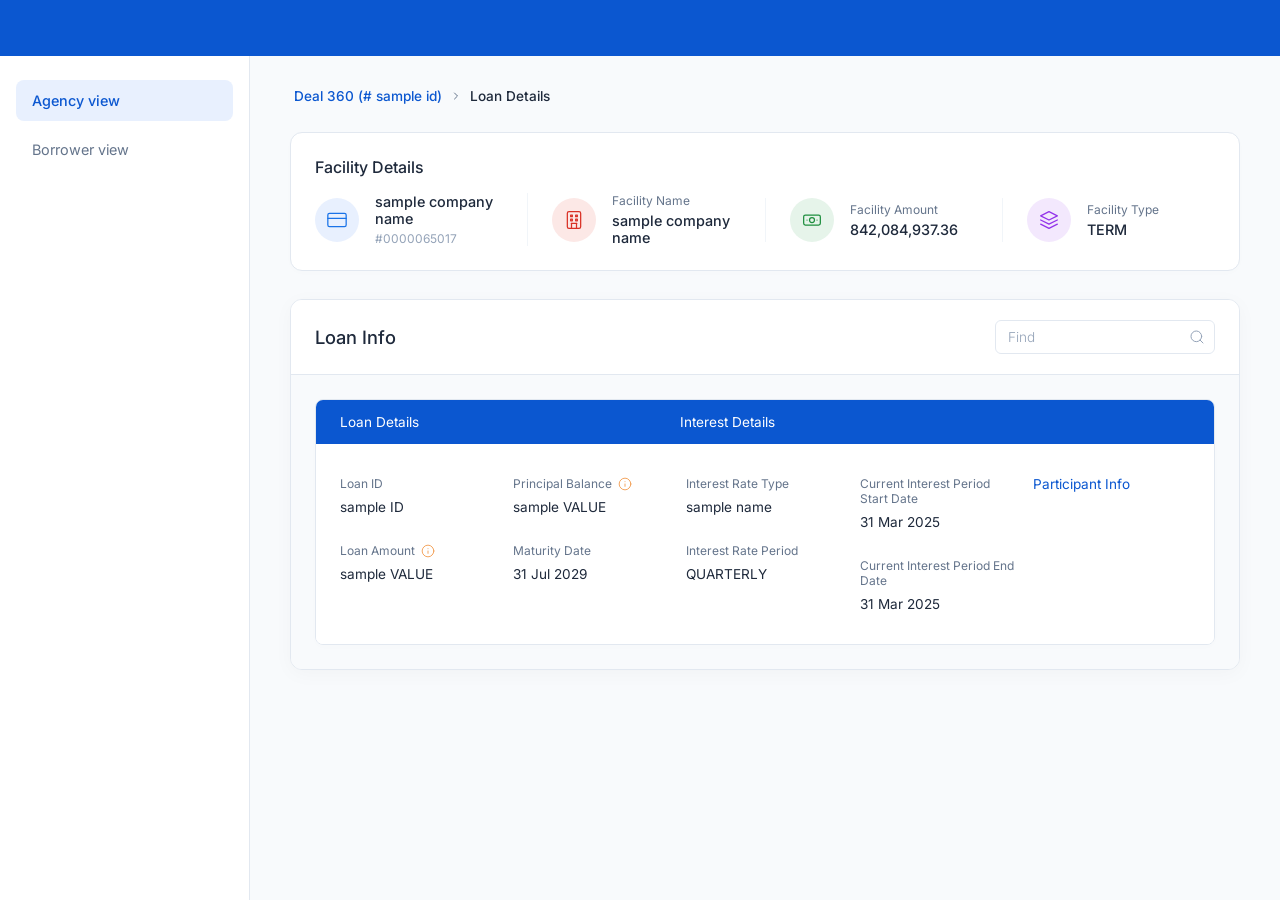
<file: index.html>
<!DOCTYPE html>
<html lang="en">

<head>
    <meta charset="UTF-8">
    <meta name="viewport" content="width=device-width, initial-scale=1.0">
    <title>Participation Info</title>
    <!-- Google Fonts: Inter with light/regular/medium weights only (no bold) -->
    <link rel="preconnect" href="https://fonts.googleapis.com">
    <link rel="preconnect" href="https://fonts.gstatic.com" crossorigin>
    <link href="https://fonts.googleapis.com/css2?family=Inter:wght@300;400;500&display=swap" rel="stylesheet">
    <link rel="stylesheet" href="style.css">
</head>

<body>
    <div class="app-container">
        <!-- Top Blank Header Bar -->
        <header class="app-header"></header>

        <div class="app-layout">
            <!-- Left Sidebar Menu -->
            <aside class="app-sidebar">
                <nav class="sidebar-nav">
                    <a href="index.html" class="nav-item active" id="navPage1">Agency view</a>
                    <a href="loan_info.html" class="nav-item" id="navPage2">Borrower view</a>
                </nav>
            </aside>

            <!-- Main Content Area -->
            <main class="app-main">
                <!-- Loan Info View (Borrower View Layout) -->
                <div class="main-content-wrapper" id="loanInfoView">
                    <!-- Breadcrumb -->
                    <div class="breadcrumb-bar">
                        <span class="breadcrumb-blue">Deal 360 (# <span class="lowercase-id">sample id</span>)</span>
                        <svg class="breadcrumb-chevron" viewBox="0 0 24 24" fill="none" stroke="currentColor" stroke-width="2" stroke-linecap="round" stroke-linejoin="round">
                            <polyline points="9 18 15 12 9 6"></polyline>
                        </svg>
                        <span class="breadcrumb-current">Loan Details</span>
                    </div>

                    <!-- Facility Details Card -->
                    <div class="facility-card">
                        <h3 class="facility-title">Facility Details</h3>
                        <div class="facility-grid">
                            <div class="facility-col">
                                <div class="facility-icon-wrapper icon-blue">
                                    <svg class="facility-icon" viewBox="0 0 24 24" fill="none" stroke="currentColor" stroke-width="1.5" stroke-linecap="round" stroke-linejoin="round">
                                        <rect x="1" y="4" width="22" height="16" rx="2" ry="2"></rect>
                                        <line x1="1" y1="10" x2="23" y2="10"></line>
                                    </svg>
                                </div>
                                <div class="facility-text">
                                    <span class="facility-val-bold">sample company name</span>
                                    <span class="facility-sub">#0000065017</span>
                                </div>
                            </div>
                            <div class="facility-col">
                                <div class="facility-icon-wrapper icon-red">
                                    <svg class="facility-icon" viewBox="0 0 24 24" fill="none" stroke="currentColor" stroke-width="1.5" stroke-linecap="round" stroke-linejoin="round">
                                        <rect x="4" y="2" width="16" height="20" rx="2" ry="2"></rect>
                                        <line x1="9" y1="22" x2="9" y2="16"></line>
                                        <line x1="15" y1="22" x2="15" y2="16"></line>
                                        <line x1="9" y1="16" x2="15" y2="16"></line>
                                        <path d="M8 6h2v2H8V6zm6 0h2v2h-2V6zm-6 5h2v2H8v-2zm6 0h2v2h-2v-2z"></path>
                                    </svg>
                                </div>
                                <div class="facility-text">
                                    <span class="facility-label">Facility Name</span>
                                    <span class="facility-val">sample company name</span>
                                </div>
                            </div>
                            <div class="facility-col">
                                <div class="facility-icon-wrapper icon-green">
                                    <svg class="facility-icon" viewBox="0 0 24 24" fill="none" stroke="currentColor" stroke-width="1.5" stroke-linecap="round" stroke-linejoin="round">
                                        <rect x="2" y="6" width="20" height="12" rx="2"></rect>
                                        <circle cx="12" cy="12" r="3"></circle>
                                        <line x1="6" y1="12" x2="6.01" y2="12"></line>
                                        <line x1="18" y1="12" x2="18.01" y2="12"></line>
                                    </svg>
                                </div>
                                <div class="facility-text">
                                    <span class="facility-label">Facility Amount</span>
                                    <span class="facility-val">842,084,937.36</span>
                                </div>
                            </div>
                            <div class="facility-col">
                                <div class="facility-icon-wrapper icon-purple">
                                    <svg class="facility-icon" viewBox="0 0 24 24" fill="none" stroke="currentColor" stroke-width="1.5" stroke-linecap="round" stroke-linejoin="round">
                                        <polygon points="12 2 2 7 12 12 22 7 12 2"></polygon>
                                        <polyline points="2 17 12 22 22 17"></polyline>
                                        <polyline points="2 12 12 17 22 12"></polyline>
                                    </svg>
                                </div>
                                <div class="facility-text">
                                    <span class="facility-label">Facility Type</span>
                                    <span class="facility-val">TERM</span>
                                </div>
                            </div>
                        </div>
                    </div>

                    <!-- Loan Info Table Container -->
                    <div class="participation-container">
                        <!-- Modal Header -->
                        <header class="modal-header">
                            <h1 class="modal-title">Loan Info</h1>
                            <div class="header-actions">
                                <div class="search-container">
                                    <input type="text" class="search-input" id="loanSearchInput" placeholder="Find">
                                    <svg class="search-icon" viewBox="0 0 24 24" fill="none" stroke="currentColor" stroke-width="1.5" stroke-linecap="round" stroke-linejoin="round">
                                        <circle cx="11" cy="11" r="8"></circle>
                                        <line x1="21" y1="21" x2="16.65" y2="16.65"></line>
                                    </svg>
                                </div>
                            </div>
                        </header>

                        <!-- Modal Content -->
                        <main class="modal-content">
                            <!-- Loan Details and Interest Details Section -->
                            <section class="loan-info-section">
                                <!-- Blue Section Sub-Header -->
                                <div class="loan-info-sub-header">
                                    <div class="sub-header-left">Loan Details</div>
                                    <div class="sub-header-right">Interest Details</div>
                                </div>

                                <!-- Details Grid -->
                                <div class="loan-details-grid" id="loanDetailsGrid">
                                    <!-- Column 1 (Loan Details) -->
                                    <div class="loan-col">
                                        <div class="loan-item">
                                            <span class="loan-label">Loan ID</span>
                                            <span class="loan-value">sample ID</span>
                                        </div>
                                        <div class="loan-item">
                                            <span class="loan-label">
                                                Loan Amount
                                                <svg class="info-icon-orange" viewBox="0 0 24 24" fill="none" stroke="#f2994a" stroke-width="1.5" stroke-linecap="round" stroke-linejoin="round">
                                                    <circle cx="12" cy="12" r="10"></circle>
                                                    <line x1="12" y1="16" x2="12" y2="12"></line>
                                                    <line x1="12" y1="8" x2="12.01" y2="8"></line>
                                                </svg>
                                            </span>
                                            <span class="loan-value">sample VALUE</span>
                                        </div>
                                    </div>

                                    <!-- Column 2 (Loan Details) -->
                                    <div class="loan-col">
                                        <div class="loan-item">
                                            <span class="loan-label">
                                                Principal Balance
                                                <svg class="info-icon-orange" viewBox="0 0 24 24" fill="none" stroke="#f2994a" stroke-width="1.5" stroke-linecap="round" stroke-linejoin="round">
                                                    <circle cx="12" cy="12" r="10"></circle>
                                                    <line x1="12" y1="16" x2="12" y2="12"></line>
                                                    <line x1="12" y1="8" x2="12.01" y2="8"></line>
                                                </svg>
                                            </span>
                                            <span class="loan-value">sample VALUE</span>
                                        </div>
                                        <div class="loan-item">
                                            <span class="loan-label">Maturity Date</span>
                                            <span class="loan-value">31 Jul 2029</span>
                                        </div>
                                    </div>

                                    <!-- Column 3 (Interest Details) -->
                                    <div class="loan-col">
                                        <div class="loan-item">
                                            <span class="loan-label">Interest Rate Type</span>
                                            <span class="loan-value">sample name</span>
                                        </div>
                                        <div class="loan-item">
                                            <span class="loan-label">Interest Rate Period</span>
                                            <span class="loan-value">QUARTERLY</span>
                                        </div>
                                    </div>

                                    <!-- Column 4 (Interest Details) -->
                                    <div class="loan-col">
                                        <div class="loan-item">
                                            <span class="loan-label">Current Interest Period Start Date</span>
                                            <span class="loan-value">31 Mar 2025</span>
                                        </div>
                                        <div class="loan-item">
                                            <span class="loan-label">Current Interest Period End Date</span>
                                            <span class="loan-value">31 Mar 2025</span>
                                        </div>
                                    </div>

                                    <!-- Column 5 (Navigation Link Back) -->
                                    <div class="loan-col col-nav-link">
                                        <div class="loan-item">
                                            <a href="#" class="participant-info-link" id="participantInfoLink">Participant Info</a>
                                        </div>
                                    </div>
                                </div>
                            </section>
                        </main>
                    </div>
                </div>

                <!-- Existing Agency View Container -->
                <div class="participation-container" id="participationInfoView" style="display: none;">
                    <!-- Modal Header -->
                    <header class="modal-header">
                        <h1 class="modal-title">Participation Info</h1>
                    </header>

                    <!-- Modal Content -->
                    <main class="modal-content">
                        <!-- Borrower Info Card (Supports Multiple Rates) -->
                        <section class="borrower-card">
                            <div class="borrower-main-info">
                                <h2 class="section-subtitle">Borrower Info</h2>
                                <div class="company-name">sample company name</div>
                            </div>

                            <div class="borrower-rates-group">
                                <!-- Active Rate Row 1 -->
                                <div class="borrower-rates-row">
                                    <div class="borrower-rates-container">
                                        <div class="rate-column">
                                            <span class="rate-label">Balance Category</span>
                                            <span class="rate-value">INTEREST OWING</span>
                                        </div>
                                        <div class="rate-column">
                                            <span class="rate-label">Base Index</span>
                                            <span class="rate-value">Jibar</span>
                                        </div>
                                        <div class="rate-column">
                                            <span class="rate-label">Base Rate</span>
                                            <span class="rate-value rate-blue">7.75%</span>
                                        </div>
                                        <div class="rate-column">
                                            <span class="rate-label">Stat/Bank Cost/CAS</span>
                                            <span class="rate-value rate-green">0.21%</span>
                                        </div>
                                        <div class="rate-column">
                                            <span class="rate-label">Spread Rate</span>
                                            <span class="rate-value rate-red">4%</span>
                                        </div>
                                        <div class="rate-column">
                                            <span class="rate-label">All in Rate</span>
                                            <span class="rate-value rate-amber">11.96%</span>
                                        </div>
                                        <div class="rate-column rate-action-column">
                                            <a href="#" class="view-history-link">View History</a>
                                        </div>
                                    </div>
                                </div>
                                <!-- Active Rate Row 2 -->
                                <div class="borrower-rates-row">
                                    <div class="borrower-rates-container">
                                        <div class="rate-column">
                                            <span class="rate-label">Balance Category</span>
                                            <span class="rate-value">PAYMENT IN KIND</span>
                                        </div>
                                        <div class="rate-column">
                                            <span class="rate-label">Base Index</span>
                                            <span class="rate-value">Fixed</span>
                                        </div>
                                        <div class="rate-column">
                                            <span class="rate-label">Base Rate</span>
                                            <span class="rate-value rate-blue">8.25%</span>
                                        </div>
                                        <div class="rate-column">
                                            <span class="rate-label">Stat/Bank Cost/CAS</span>
                                            <span class="rate-value rate-green">0.35%</span>
                                        </div>
                                        <div class="rate-column">
                                            <span class="rate-label">Spread Rate</span>
                                            <span class="rate-value rate-red">3.5%</span>
                                        </div>
                                        <div class="rate-column">
                                            <span class="rate-label">All in Rate</span>
                                            <span class="rate-value rate-amber">12.10%</span>
                                        </div>
                                        <div class="rate-column rate-action-column">
                                            <a href="#" class="view-history-link">View History</a>
                                        </div>
                                    </div>
                                </div>
                            </div>
                        </section>

                        <!-- Lenders Info Section -->
                        <section class="lenders-section">
                            <div class="lenders-header">
                                <h2 class="section-subtitle">Lenders Info</h2>
                                <div class="search-container">
                                    <input type="text" class="search-input" placeholder="Find">
                                    <svg class="search-icon" viewBox="0 0 24 24" fill="none" stroke="currentColor"
                                        stroke-width="1.5" stroke-linecap="round" stroke-linejoin="round">
                                        <circle cx="11" cy="11" r="8"></circle>
                                        <line x1="21" y1="21" x2="16.65" y2="16.65"></line>
                                    </svg>
                                </div>
                            </div>

                            <!-- Lenders Table -->
                            <div class="lenders-table">
                                 <!-- Table Header Bar -->
                                 <div class="table-header-bar">
                                     <div class="header-col col-lenders">Lenders</div>
                                     <div class="header-col col-rate-info col-rate-info-header">
                                         <span class="rate-header-item col-balance-category-sub">Balance Category</span>
                                         <span class="rate-header-item col-base-index-sub">Base Index</span>
                                         <span class="rate-header-item col-base-rate-sub">Base Rate</span>
                                         <span class="rate-header-item col-reserve-rate-sub">Stat/Bank Cost/CAS</span>
                                         <span class="rate-header-item col-spread-rate-sub">Spread Rate</span>
                                         <span class="rate-header-item col-all-in-rate-sub">All in Rate</span>
                                     </div>
                                     <div class="header-col col-actions"></div>
                                 </div>
 
                                 <!-- Table Body -->
                                 <div class="table-body">
                                     <!-- Row 1 (Multiple Active Rates) -->
                                     <div class="table-row table-row-multiple">
                                         <div class="row-col col-lenders">
                                             <div class="meta-item">
                                                 <span class="meta-label">Name</span>
                                                 <span class="meta-value">sample company name</span>
                                             </div>
                                             <div class="meta-item">
                                                 <span class="meta-label">Participation Amount</span>
                                                 <span class="meta-value currency-value">INR 5555,5555</span>
                                             </div>
                                         </div>
 
                                         <div class="lender-rates-group">
                                             <!-- Rate Set 1 -->
                                             <div class="lender-rates-row">
                                                 <div class="row-col col-rate-info">
                                                     <div class="meta-item col-balance-category-sub">
                                                         <span class="meta-label">Balance Category</span>
                                                         <span class="meta-value">INTEREST OWING</span>
                                                     </div>
                                                     <div class="meta-item col-base-index-sub">
                                                         <span class="meta-label">Base Index</span>
                                                         <span class="meta-value">Jibar</span>
                                                     </div>
                                                     <div class="meta-item col-base-rate-sub">
                                                         <span class="meta-label">Base Rate</span>
                                                         <span class="meta-value">7.75%</span>
                                                     </div>
                                                     <div class="meta-item col-reserve-rate-sub">
                                                         <span class="meta-label">Stat/Bank Cost/CAS</span>
                                                         <span class="meta-value">0.21%</span>
                                                     </div>
                                                     <div class="meta-item col-spread-rate-sub">
                                                         <span class="meta-label">Spread Rate</span>
                                                         <span class="meta-value">4%</span>
                                                     </div>
                                                     <div class="meta-item col-all-in-rate-sub">
                                                         <span class="meta-label">All in Rate</span>
                                                         <span class="meta-value all-in-rate-value">11.96%</span>
                                                     </div>
                                                 </div>
                                                 <div class="row-col col-actions">
                                                     <a href="#" class="view-history-link">View History</a>
                                                 </div>
                                             </div>
 
                                             <!-- Rate Set 2 -->
                                             <div class="lender-rates-row">
                                                 <div class="row-col col-rate-info">
                                                     <div class="meta-item col-balance-category-sub">
                                                         <span class="meta-label">Balance Category</span>
                                                         <span class="meta-value">PAYMENT IN KIND</span>
                                                     </div>
                                                     <div class="meta-item col-base-index-sub">
                                                         <span class="meta-label">Base Index</span>
                                                         <span class="meta-value">Fixed</span>
                                                     </div>
                                                     <div class="meta-item col-base-rate-sub">
                                                         <span class="meta-label">Base Rate</span>
                                                         <span class="meta-value">7.50%</span>
                                                     </div>
                                                     <div class="meta-item col-reserve-rate-sub">
                                                         <span class="meta-label">Stat/Bank Cost/CAS</span>
                                                         <span class="meta-value">0.15%</span>
                                                     </div>
                                                     <div class="meta-item col-spread-rate-sub">
                                                         <span class="meta-label">Spread Rate</span>
                                                         <span class="meta-value">4.2%</span>
                                                     </div>
                                                     <div class="meta-item col-all-in-rate-sub">
                                                         <span class="meta-label">All in Rate</span>
                                                         <span class="meta-value all-in-rate-value">11.85%</span>
                                                     </div>
                                                 </div>
                                                 <div class="row-col col-actions">
                                                     <a href="#" class="view-history-link">View History</a>
                                                 </div>
                                             </div>
                                         </div>
                                     </div>
 
                                     <!-- Row 2 (Multiple Active Rates) -->
                                     <div class="table-row table-row-multiple">
                                         <div class="row-col col-lenders">
                                             <div class="meta-item">
                                                 <span class="meta-label">Name</span>
                                                 <span class="meta-value">sample company name</span>
                                             </div>
                                             <div class="meta-item">
                                                 <span class="meta-label">Participation Amount</span>
                                                 <span class="meta-value currency-value">INR 5555,5555</span>
                                             </div>
                                         </div>
 
                                         <div class="lender-rates-group">
                                             <!-- Rate Set 1 -->
                                             <div class="lender-rates-row">
                                                 <div class="row-col col-rate-info">
                                                     <div class="meta-item col-balance-category-sub">
                                                         <span class="meta-label">Balance Category</span>
                                                         <span class="meta-value">INTEREST OWING</span>
                                                     </div>
                                                     <div class="meta-item col-base-index-sub">
                                                         <span class="meta-label">Base Index</span>
                                                         <span class="meta-value">Jibar</span>
                                                     </div>
                                                     <div class="meta-item col-base-rate-sub">
                                                         <span class="meta-label">Base Rate</span>
                                                         <span class="meta-value">7.75%</span>
                                                     </div>
                                                     <div class="meta-item col-reserve-rate-sub">
                                                         <span class="meta-label">Stat/Bank Cost/CAS</span>
                                                         <span class="meta-value">0.21%</span>
                                                     </div>
                                                     <div class="meta-item col-spread-rate-sub">
                                                         <span class="meta-label">Spread Rate</span>
                                                         <span class="meta-value">4%</span>
                                                     </div>
                                                     <div class="meta-item col-all-in-rate-sub">
                                                         <span class="meta-label">All in Rate</span>
                                                         <span class="meta-value all-in-rate-value">11.96%</span>
                                                     </div>
                                                 </div>
                                                 <div class="row-col col-actions">
                                                     <a href="#" class="view-history-link">View History</a>
                                                 </div>
                                             </div>
 
                                             <!-- Rate Set 2 -->
                                             <div class="lender-rates-row">
                                                 <div class="row-col col-rate-info">
                                                     <div class="meta-item col-balance-category-sub">
                                                         <span class="meta-label">Balance Category</span>
                                                         <span class="meta-value">PAYMENT IN KIND</span>
                                                     </div>
                                                     <div class="meta-item col-base-index-sub">
                                                         <span class="meta-label">Base Index</span>
                                                         <span class="meta-value">Fixed</span>
                                                     </div>
                                                     <div class="meta-item col-base-rate-sub">
                                                         <span class="meta-label">Base Rate</span>
                                                         <span class="meta-value">7.50%</span>
                                                     </div>
                                                     <div class="meta-item col-reserve-rate-sub">
                                                         <span class="meta-label">Stat/Bank Cost/CAS</span>
                                                         <span class="meta-value">0.15%</span>
                                                     </div>
                                                     <div class="meta-item col-spread-rate-sub">
                                                         <span class="meta-label">Spread Rate</span>
                                                         <span class="meta-value">4.2%</span>
                                                     </div>
                                                     <div class="meta-item col-all-in-rate-sub">
                                                         <span class="meta-label">All in Rate</span>
                                                         <span class="meta-value all-in-rate-value">11.85%</span>
                                                     </div>
                                                 </div>
                                                 <div class="row-col col-actions">
                                                     <a href="#" class="view-history-link">View History</a>
                                                 </div>
                                             </div>
                                         </div>
                                     </div>
                                </div>
                            </div>
                        </section>

                        <!-- Space for main page end -->
                    </main>
                </div>
            </main>
        </div>
    </div>

    <!-- History Popup Modal (Triggered by View History links) -->
    <div class="popup-overlay" id="historyPopup">
        <div class="popup-container">
            <!-- Popup Header -->
            <header class="popup-header">
                <h1 class="popup-title">Participation Info</h1>
                <button class="popup-close-btn" id="closePopupBtn" aria-label="Close popup">
                    <svg viewBox="0 0 24 24" fill="none" stroke="currentColor" stroke-width="1.5" stroke-linecap="round"
                        stroke-linejoin="round">
                        <line x1="18" y1="6" x2="6" y2="18"></line>
                        <line x1="6" y1="6" x2="18" y2="18"></line>
                    </svg>
                </button>
            </header>

            <!-- Popup Content -->
            <div class="popup-content">
                <!-- Static Borrower Card -->
                <section class="popup-borrower-card">
                    <div class="popup-borrower-main">
                        <h2 class="popup-subtitle" id="popupSubtitle">Borrower Info</h2>
                        <div class="popup-company-name" id="popupCompanyName">sample company name</div>
                    </div>

                    <div class="popup-rates-container" id="popupRatesContainer">
                        <div class="popup-rate-column">
                            <span class="popup-rate-label">Balance Category</span>
                            <span class="popup-rate-value">INTEREST OWING</span>
                        </div>
                        <div class="popup-rate-column">
                            <span class="popup-rate-label">Base Index</span>
                            <span class="popup-rate-value">Jibar</span>
                        </div>
                        <div class="popup-rate-column">
                            <span class="popup-rate-label">Base Rate</span>
                            <span class="popup-rate-value rate-blue">7.75%</span>
                        </div>
                        <div class="popup-rate-column">
                            <span class="popup-rate-label">Stat/Bank Cost/CAS</span>
                            <span class="popup-rate-value rate-green">0.21%</span>
                        </div>
                        <div class="popup-rate-column">
                            <span class="popup-rate-label">Spread Rate</span>
                            <span class="popup-rate-value rate-red">4%</span>
                        </div>
                        <div class="popup-rate-column">
                            <span class="popup-rate-label">All in Rate</span>
                            <span class="popup-rate-value rate-amber">11.96%</span>
                        </div>
                    </div>
                </section>

                <!-- Empty State Message for no selected rate -->
                <div class="popup-empty-state hidden" id="popupEmptyState">
                    <div class="empty-state-content">
                        <div class="empty-state-icon-wrapper">
                            <svg class="empty-state-icon" viewBox="0 0 120 120" fill="none">
                                <!-- Document Outline -->
                                <path d="M54 25H78L90 37V85C90 87.2 88.2 89 86 89H54C51.8 89 50 87.2 50 85V29C50 26.8 51.8 25 54 25Z" stroke="#7b93a4" stroke-width="2" stroke-linecap="round" stroke-linejoin="round" />
                                <path d="M78 25V37H90" stroke="#7b93a4" stroke-width="2" stroke-linecap="round" stroke-linejoin="round" />
                                
                                <!-- Question mark bubble outline -->
                                <path d="M 45 34 C 52.73 34 59 40.27 59 48 C 59 51.5 57.7 54.7 55.6 57.2 L 58.5 63.5 L 51.5 61.2 C 49.5 61.7 47.3 62 45 62 C 37.27 62 31 55.73 31 48 C 31 40.27 37.27 34 45 34 Z" fill="white" stroke="#7b93a4" stroke-width="2" stroke-linecap="round" stroke-linejoin="round" />
                                
                                <!-- Question Mark Inside -->
                                <path d="M 41.5 45 C 41.5 42.5 43 41.5 45 41.5 C 47 41.5 48.5 42.5 48.5 44.5 C 48.5 46.5 47 47.5 45.8 49 C 45.2 49.7 45 51 45 52" stroke="#7b93a4" stroke-width="2" stroke-linecap="round" />
                                <circle cx="45" cy="56" r="1.5" fill="#7b93a4" />
                                
                                <!-- Rays/Sparks -->
                                <path d="M 28 34 L 18 26" stroke="#7b93a4" stroke-width="2" stroke-linecap="round" />
                                <path d="M 23 44 L 12 44" stroke="#7b93a4" stroke-width="2" stroke-linecap="round" />
                                <path d="M 27 54 L 18 61" stroke="#7b93a4" stroke-width="2" stroke-linecap="round" />
                            </svg>
                        </div>
                        <h3 class="empty-state-title">No Data Found</h3>
                        <p class="empty-state-text">Sufficient data is required to show the result</p>
                    </div>
                </div>

                <!-- History Table Section -->
                <section class="popup-history-section">
                    <header class="popup-history-header">
                        <h2 class="popup-history-title" id="popupHistoryTitle">sample company name</h2>
                        <div class="popup-history-actions">
                            <!-- Download Button -->
                            <button class="popup-action-btn download-btn">
                                <svg class="btn-icon" viewBox="0 0 24 24" fill="none" stroke="currentColor"
                                    stroke-width="2" stroke-linecap="round" stroke-linejoin="round">
                                    <path d="M21 15v4a2 2 0 0 1-2 2H5a2 2 0 0 1-2-2v-4"></path>
                                    <polyline points="7 10 12 15 17 10"></polyline>
                                    <line x1="12" y1="15" x2="12" y2="3"></line>
                                </svg>
                                Download
                            </button>

                            <!-- Filter Button -->
                            <button class="popup-action-btn filter-btn" id="popupFilterBtn">
                                <svg class="btn-icon" viewBox="0 0 24 24" fill="none" stroke="currentColor"
                                    stroke-width="2" stroke-linecap="round" stroke-linejoin="round">
                                    <polygon points="22 3 2 3 10 12.46 10 19 14 21 14 12.46 22 3"></polygon>
                                </svg>
                                Filter
                            </button>

                            <!-- Filter Popover -->
                            <div class="popup-filter-popover" id="popupFilterPopover">
                                <!-- Left Panel: Calendar (Shown when "Custom" option is active) -->
                                <div class="popup-calendar-panel" id="popupCalendarPanel">
                                    <header class="popup-calendar-header">
                                        <button class="cal-nav-btn prev-month" aria-label="Previous months">
                                            <svg viewBox="0 0 24 24" fill="none" stroke="currentColor"
                                                stroke-width="1.5" stroke-linecap="round" stroke-linejoin="round">
                                                <polyline points="15 18 9 12 15 6"></polyline>
                                            </svg>
                                        </button>
                                        <span class="popup-calendar-month-title">May 2025</span>
                                        <span class="popup-calendar-month-title">June 2025</span>
                                        <button class="cal-nav-btn next-month" aria-label="Next months">
                                            <svg viewBox="0 0 24 24" fill="none" stroke="currentColor"
                                                stroke-width="1.5" stroke-linecap="round" stroke-linejoin="round">
                                                <polyline points="9 18 15 12 9 6"></polyline>
                                            </svg>
                                        </button>
                                    </header>

                                    <div class="popup-calendar-grids-container">
                                        <!-- May 2025 -->
                                        <div class="popup-calendar-grid">
                                            <div class="day-name">Mo</div>
                                            <div class="day-name">Tu</div>
                                            <div class="day-name">We</div>
                                            <div class="day-name">Th</div>
                                            <div class="day-name">Fr</div>
                                            <div class="day-name">Sa</div>
                                            <div class="day-name">Su</div>

                                            <!-- May Days -->
                                            <div class="day-number other-month">28</div>
                                            <div class="day-number other-month">29</div>
                                            <div class="day-number other-month">30</div>
                                            <div class="day-number range-start range-selected">1</div>
                                            <div class="day-number range-selected">2</div>
                                            <div class="day-number range-selected">3</div>
                                            <div class="day-number range-selected">4</div>

                                            <div class="day-number range-selected">5</div>
                                            <div class="day-number range-selected">6</div>
                                            <div class="day-number range-selected">7</div>
                                            <div class="day-number range-selected">8</div>
                                            <div class="day-number range-selected">9</div>
                                            <div class="day-number range-selected">10</div>
                                            <div class="day-number range-selected">11</div>

                                            <div class="day-number range-selected">12</div>
                                            <div class="day-number range-selected">13</div>
                                            <div class="day-number range-selected">14</div>
                                            <div class="day-number range-selected">15</div>
                                            <div class="day-number range-selected">16</div>
                                            <div class="day-number range-selected">17</div>
                                            <div class="day-number range-selected">18</div>

                                            <div class="day-number range-selected">19</div>
                                            <div class="day-number range-selected">20</div>
                                            <div class="day-number range-selected">21</div>
                                            <div class="day-number range-end range-selected">22</div>
                                            <div class="day-number">23</div>
                                            <div class="day-number">24</div>
                                            <div class="day-number">25</div>

                                            <div class="day-number">26</div>
                                            <div class="day-number">27</div>
                                            <div class="day-number">28</div>
                                            <div class="day-number">29</div>
                                            <div class="day-number">30</div>
                                            <div class="day-number">31</div>
                                            <div class="day-number other-month">1</div>
                                        </div>

                                        <!-- June 2025 -->
                                        <div class="popup-calendar-grid">
                                            <div class="day-name">Mo</div>
                                            <div class="day-name">Tu</div>
                                            <div class="day-name">We</div>
                                            <div class="day-name">Th</div>
                                            <div class="day-name">Fr</div>
                                            <div class="day-name">Sa</div>
                                            <div class="day-name">Su</div>

                                            <!-- June Days -->
                                            <div class="day-number other-month">26</div>
                                            <div class="day-number other-month">27</div>
                                            <div class="day-number other-month">28</div>
                                            <div class="day-number other-month">29</div>
                                            <div class="day-number other-month">30</div>
                                            <div class="day-number other-month">31</div>
                                            <div class="day-number">1</div>

                                            <div class="day-number">2</div>
                                            <div class="day-number">3</div>
                                            <div class="day-number">4</div>
                                            <div class="day-number">5</div>
                                            <div class="day-number">6</div>
                                            <div class="day-number">7</div>
                                            <div class="day-number">8</div>

                                            <div class="day-number">9</div>
                                            <div class="day-number">10</div>
                                            <div class="day-number">11</div>
                                            <div class="day-number">12</div>
                                            <div class="day-number">13</div>
                                            <div class="day-number">14</div>
                                            <div class="day-number">15</div>

                                            <div class="day-number">16</div>
                                            <div class="day-number">17</div>
                                            <div class="day-number">18</div>
                                            <div class="day-number">19</div>
                                            <div class="day-number">20</div>
                                            <div class="day-number">21</div>
                                            <div class="day-number">22</div>

                                            <div class="day-number">23</div>
                                            <div class="day-number">24</div>
                                            <div class="day-number">25</div>
                                            <div class="day-number">26</div>
                                            <div class="day-number">27</div>
                                            <div class="day-number">28</div>
                                            <div class="day-number">29</div>

                                            <div class="day-number">30</div>
                                            <div class="day-number other-month">1</div>
                                            <div class="day-number other-month">2</div>
                                            <div class="day-number other-month">3</div>
                                            <div class="day-number other-month">4</div>
                                            <div class="day-number other-month">5</div>
                                            <div class="day-number other-month">6</div>
                                        </div>
                                    </div>

                                    <footer class="popup-calendar-footer">
                                        <button class="clear-btn" id="popupClearBtn">Clear</button>
                                        <button class="apply-btn" id="popupApplyBtn">Apply</button>
                                    </footer>
                                </div>

                                <!-- Right Panel: Date Radio Options -->
                                <div class="popup-filter-menu-panel">
                                    <h3 class="popup-filter-heading">Date</h3>
                                    <div class="popup-filter-options-list">
                                        <label class="popup-radio-option">
                                            <input type="radio" name="popup-filter-date" value="yesterday">
                                            <span class="popup-custom-radio"></span>
                                            Yesterday
                                        </label>
                                        <label class="popup-radio-option">
                                            <input type="radio" name="popup-filter-date" value="1month">
                                            <span class="popup-custom-radio"></span>
                                            Last 1 Month
                                        </label>
                                        <label class="popup-radio-option">
                                            <input type="radio" name="popup-filter-date" value="1year">
                                            <span class="popup-custom-radio"></span>
                                            Last 1 Year
                                        </label>
                                        <label class="popup-radio-option">
                                            <input type="radio" name="popup-filter-date" value="custom" checked>
                                            <span class="popup-custom-radio"></span>
                                            Custom
                                        </label>
                                    </div>
                                </div>
                            </div>

                            <!-- Find Input -->
                            <div class="popup-search-container">
                                <input type="text" class="popup-search-input" id="popupSearchInput" placeholder="Find">
                                <svg class="search-icon" viewBox="0 0 24 24" fill="none" stroke="currentColor"
                                    stroke-width="1.5" stroke-linecap="round" stroke-linejoin="round">
                                    <circle cx="11" cy="11" r="8"></circle>
                                    <line x1="21" y1="21" x2="16.65" y2="16.65"></line>
                                </svg>
                            </div>
                        </div>
                    </header>

                    <!-- Table content -->
                    <div class="popup-table-container">
                        <table class="popup-table" id="historyTable">
                            <thead>
                                <tr>
                                    <th class="h-col-hash">#</th>
                                    <th class="h-col-date">Effective Date</th>
                                    <th class="h-col-rate h-col-balance-category">Balance Category</th>
                                    <th class="h-col-rate h-col-base-index">Base Index</th>
                                    <th class="h-col-rate">Base Rate</th>
                                    <th class="h-col-rate">Stat/Bank Cost/CAS</th>
                                    <th class="h-col-rate">Spread Rate</th>
                                    <th class="h-col-rate">All in Rate</th>
                                </tr>
                            </thead>
                            <tbody>
                                <tr>
                                    <td>1</td>
                                    <td>07 May 2025</td>
                                    <td>INTEREST OWING</td>
                                    <td class="col-base-index-val">Jibar</td>
                                    <td>7.10 %</td>
                                    <td>1.10 %</td>
                                    <td>2.25 %</td>
                                    <td class="rate-blue-val">10.45 %</td>
                                </tr>
                                <tr>
                                    <td>2</td>
                                    <td>01 May 2025</td>
                                    <td>INTEREST OWING</td>
                                    <td class="col-base-index-val">Jibar</td>
                                    <td>7.00 %</td>
                                    <td>1.00 %</td>
                                    <td>2.30 %</td>
                                    <td class="rate-blue-val">10.30 %</td>
                                </tr>
                                <tr>
                                    <td>3</td>
                                    <td>01 Apr 2025</td>
                                    <td>PAYMENT IN KIND</td>
                                    <td class="col-base-index-val">Fixed</td>
                                    <td>6.85 %</td>
                                    <td>1.00 %</td>
                                    <td>2.25 %</td>
                                    <td class="rate-blue-val">10.10 %</td>
                                </tr>
                                <tr>
                                    <td>4</td>
                                    <td>01 Mar 2025</td>
                                    <td>INTEREST OWING</td>
                                    <td class="col-base-index-val">Jibar</td>
                                    <td>6.65 %</td>
                                    <td>1.00 %</td>
                                    <td>2.20 %</td>
                                    <td class="rate-blue-val">9.85 %</td>
                                </tr>
                                <tr>
                                    <td>5</td>
                                    <td>01 Feb 2025</td>
                                    <td>INTEREST OWING</td>
                                    <td class="col-base-index-val">Jibar</td>
                                    <td>6.50 %</td>
                                    <td>1.00 %</td>
                                    <td>2.15 %</td>
                                    <td class="rate-blue-val">9.65 %</td>
                                </tr>
                                <tr>
                                    <td>6</td>
                                    <td>01 Jan 2025</td>
                                    <td>PAYMENT IN KIND</td>
                                    <td class="col-base-index-val">Fixed</td>
                                    <td>6.30 %</td>
                                    <td>1.00 %</td>
                                    <td>2.10 %</td>
                                    <td class="rate-blue-val">9.40 %</td>
                                </tr>
                                <tr>
                                    <td>7</td>
                                    <td>01 Dec 2024</td>
                                    <td>INTEREST OWING</td>
                                    <td class="col-base-index-val">Jibar</td>
                                    <td>6.10 %</td>
                                    <td>1.00 %</td>
                                    <td>2.05 %</td>
                                    <td class="rate-blue-val">9.15 %</td>
                                </tr>
                                <tr>
                                    <td>8</td>
                                    <td>01 Nov 2024</td>
                                    <td>INTEREST OWING</td>
                                    <td class="col-base-index-val">Jibar</td>
                                    <td>5.95 %</td>
                                    <td>1.00 %</td>
                                    <td>2.00 %</td>
                                    <td class="rate-blue-val">8.95 %</td>
                                </tr>
                            </tbody>
                        </table>
                    </div>

                    <!-- Table Footer -->
                    <footer class="popup-table-footer">
                        <span class="entries-info" id="popupEntriesInfo">Showing 1 to 8 of 8 entries</span>
                        <div class="rows-per-page-container">
                            <span>Rows per page:</span>
                            <select class="rows-per-page-select" id="popupRowsSelect">
                                <option value="25">25</option>
                                <option value="50">50</option>
                                <option value="100">100</option>
                            </select>
                        </div>
                    </footer>
                </section>
            </div>
        </div>
    </div>

    <script>

        const viewHistoryLinks = document.querySelectorAll('.view-history-link');
        const historyPopup = document.getElementById('historyPopup');
        const closePopupBtn = document.getElementById('closePopupBtn');

        // Popup inputs
        const popupSubtitle = document.getElementById('popupSubtitle');
        const popupCompanyName = document.getElementById('popupCompanyName');
        const popupRatesContainer = document.getElementById('popupRatesContainer');
        const popupHistoryTitle = document.getElementById('popupHistoryTitle');

        viewHistoryLinks.forEach(link => {
            link.addEventListener('click', (e) => {
                e.preventDefault();

                let isBorrower = false;
                let companyName = "sample company name";
                let baseIndex = "";
                let baseRate = "";
                let reserveRate = "";
                let spreadRate = "";
                let allInRate = "";

                // Determine if borrower or lender
                const borrowerCard = link.closest('.borrower-card');
                if (borrowerCard) {
                    isBorrower = true;
                    const compNameEl = borrowerCard.querySelector('.company-name');
                    if (compNameEl) companyName = compNameEl.textContent.trim();

                    const ratesRow = link.closest('.borrower-rates-row');
                    if (ratesRow) {
                        const baseIndexEl = ratesRow.querySelector('.rate-column:nth-child(2) .rate-value');
                        const baseEl = ratesRow.querySelector('.rate-blue');
                        const reserveEl = ratesRow.querySelector('.rate-green');
                        const spreadEl = ratesRow.querySelector('.rate-red');
                        const allInEl = ratesRow.querySelector('.rate-amber');

                        if (baseIndexEl) baseIndex = baseIndexEl.textContent.trim();
                        if (baseEl) baseRate = baseEl.textContent.trim();
                        if (reserveEl) reserveRate = reserveEl.textContent.trim();
                        if (spreadEl) spreadRate = spreadEl.textContent.trim();
                        if (allInEl) allInRate = allInEl.textContent.trim();
                    }
                } else {
                    // Lender
                    const tableRow = link.closest('.table-row');
                    if (tableRow) {
                        const nameEl = tableRow.querySelector('.col-lenders .meta-value');
                        if (nameEl) companyName = nameEl.textContent.trim();
                    }

                    const lenderRow = link.closest('.lender-rates-row');
                    if (lenderRow) {
                        const indexEl = lenderRow.querySelector('.col-base-index-sub .meta-value');
                        const baseEl = lenderRow.querySelector('.col-base-rate-sub .meta-value');
                        const reserveEl = lenderRow.querySelector('.col-reserve-rate-sub .meta-value');
                        const spreadEl = lenderRow.querySelector('.col-spread-rate-sub .meta-value');
                        const allInEl = lenderRow.querySelector('.col-all-in-rate-sub .all-in-rate-value');

                        if (indexEl) baseIndex = indexEl.textContent.trim();
                        if (baseEl) baseRate = baseEl.textContent.trim();
                        if (reserveEl) reserveRate = reserveEl.textContent.trim();
                        if (spreadEl) spreadRate = spreadEl.textContent.trim();
                        if (allInEl) allInRate = allInEl.textContent.trim();
                    }
                }

                // Populate popup values
                popupSubtitle.textContent = isBorrower ? "Borrower Info" : "Lender Info";
                popupCompanyName.textContent = companyName;
                popupHistoryTitle.textContent = companyName;

                const historyTable = document.getElementById('historyTable');
                if (historyTable) {
                    if (isBorrower) {
                        historyTable.classList.remove('show-base-index');
                    } else {
                        historyTable.classList.add('show-base-index');
                    }
                }

                // Load single rate row HTML
                const balanceCategory = baseIndex === 'Fixed' ? 'PAYMENT IN KIND' : 'INTEREST OWING';
                const singleRateHtml = `
                    <div class="popup-rate-column">
                        <span class="popup-rate-label">Balance Category</span>
                        <span class="popup-rate-value">${balanceCategory}</span>
                    </div>
                    <div class="popup-rate-column">
                        <span class="popup-rate-label">Base Index</span>
                        <span class="popup-rate-value">${baseIndex}</span>
                    </div>
                    <div class="popup-rate-column">
                        <span class="popup-rate-label">Base Rate</span>
                        <span class="popup-rate-value rate-blue">${baseRate}</span>
                    </div>
                    <div class="popup-rate-column">
                        <span class="popup-rate-label">Stat/Bank Cost/CAS</span>
                        <span class="popup-rate-value rate-green">${reserveRate}</span>
                    </div>
                    <div class="popup-rate-column">
                        <span class="popup-rate-label">Spread Rate</span>
                        <span class="popup-rate-value rate-red">${spreadRate}</span>
                    </div>
                    <div class="popup-rate-column">
                        <span class="popup-rate-label">All in Rate</span>
                        <span class="popup-rate-value rate-amber">${allInRate}</span>
                    </div>
                `;
                popupRatesContainer.innerHTML = singleRateHtml;

                // Ensure empty state is hidden and history table section is visible for single rate popups
                const emptyState = document.getElementById('popupEmptyState');
                const historySection = document.querySelector('.popup-history-section');
                if (emptyState) emptyState.classList.add('hidden');
                if (historySection) historySection.classList.remove('hidden');

                // Open popup
                historyPopup.classList.add('active');
                document.body.style.overflow = 'hidden'; // prevent scroll behind
            });
        });

        // Close popup
        closePopupBtn.addEventListener('click', () => {
            historyPopup.classList.remove('active');
            document.body.style.overflow = '';
            popupFilterPopover.classList.remove('active');
        });

        // Also close on background click
        historyPopup.addEventListener('click', (e) => {
            if (e.target === historyPopup) {
                historyPopup.classList.remove('active');
                document.body.style.overflow = '';
                popupFilterPopover.classList.remove('active');
            }
        });

        // Close on escape key
        document.addEventListener('keydown', (e) => {
            if (e.key === 'Escape' && historyPopup.classList.contains('active')) {
                historyPopup.classList.remove('active');
                document.body.style.overflow = '';
                popupFilterPopover.classList.remove('active');
            }
        });

        // Filter popover logic inside popup
        const popupFilterBtn = document.getElementById('popupFilterBtn');
        const popupFilterPopover = document.getElementById('popupFilterPopover');
        const popupCalendarPanel = document.getElementById('popupCalendarPanel');
        const popupClearBtn = document.getElementById('popupClearBtn');
        const popupApplyBtn = document.getElementById('popupApplyBtn');
        const popupDateRadios = document.querySelectorAll('input[name="popup-filter-date"]');

        popupFilterBtn.addEventListener('click', (e) => {
            e.stopPropagation();
            popupFilterPopover.classList.toggle('active');
        });

        popupFilterPopover.addEventListener('click', (e) => {
            e.stopPropagation();
        });

        popupDateRadios.forEach(radio => {
            radio.addEventListener('change', () => {
                if (radio.value === 'custom') {
                    popupCalendarPanel.style.display = 'flex';
                } else {
                    popupCalendarPanel.style.display = 'none';
                }
            });
        });

        // Initialize calendar panel visibility state
        const checkedRadio = document.querySelector('input[name="popup-filter-date"]:checked');
        if (checkedRadio && checkedRadio.value === 'custom') {
            popupCalendarPanel.style.display = 'flex';
        } else {
            popupCalendarPanel.style.display = 'none';
        }

        popupClearBtn.addEventListener('click', () => {
            document.querySelectorAll('.popup-calendar-grid .day-number.range-selected').forEach(day => {
                day.classList.remove('range-selected', 'range-start', 'range-end');
            });
        });

        popupApplyBtn.addEventListener('click', () => {
            popupFilterPopover.classList.remove('active');
        });

        document.addEventListener('click', (e) => {
            if (e.target !== popupFilterBtn && !popupFilterPopover.contains(e.target)) {
                popupFilterPopover.classList.remove('active');
            }
        });

        // Find/Search filter logic inside history table
        const popupSearchInput = document.getElementById('popupSearchInput');
        const popupEntriesInfo = document.getElementById('popupEntriesInfo');

        popupSearchInput.addEventListener('input', () => {
            const query = popupSearchInput.value.toLowerCase().trim();
            const currentRows = document.querySelectorAll('#historyTable tbody tr');
            let visibleCount = 0;

            currentRows.forEach(row => {
                const text = row.textContent.toLowerCase();
                if (text.includes(query)) {
                    row.style.display = '';
                    visibleCount++;
                } else {
                    row.style.display = 'none';
                }
            });

            popupEntriesInfo.textContent = `Showing ${visibleCount > 0 ? 1 : 0} to ${visibleCount} of ${currentRows.length} entries`;
        });

        // Dedicated function to open Borrower History popup with multiple active rates
        function openPopupWithMultipleRates() {
            popupSubtitle.textContent = "Borrower Info";
            popupCompanyName.textContent = "sample company name";
            popupHistoryTitle.textContent = "sample company name";

            const historyTable = document.getElementById('historyTable');
            if (historyTable) {
                historyTable.classList.remove('show-base-index');
            }

            const scrollableRatesHtml = `
                <div class="borrower-rates-group popup-rates-scroll-group" style="width: 100%;">
                    <!-- Active Rate Row 1 -->
                    <div class="borrower-rates-row">
                        <div class="borrower-rates-container">
                            <div class="rate-column">
                                <span class="rate-label">Balance Category</span>
                                <span class="rate-value">INTEREST OWING</span>
                            </div>
                            <div class="rate-column">
                                <span class="rate-label">Base Index</span>
                                <span class="rate-value">Jibar</span>
                            </div>
                            <div class="rate-column">
                                <span class="rate-label">Base Rate</span>
                                <span class="rate-value rate-blue">7.75%</span>
                            </div>
                            <div class="rate-column">
                                <span class="rate-label">Stat/Bank Cost/CAS</span>
                                <span class="rate-value rate-green">0.21%</span>
                            </div>
                            <div class="rate-column">
                                <span class="rate-label">Spread Rate</span>
                                <span class="rate-value rate-red">4%</span>
                            </div>
                            <div class="rate-column">
                                <span class="rate-label">All in Rate</span>
                                <span class="rate-value rate-amber">11.96%</span>
                            </div>
                            <div class="rate-column rate-action-column">
                                <a href="#" class="popup-select-rate-link">View History</a>
                            </div>
                        </div>
                    </div>

                    <!-- Active Rate Row 2 -->
                    <div class="borrower-rates-row">
                        <div class="borrower-rates-container">
                            <div class="rate-column">
                                <span class="rate-label">Balance Category</span>
                                <span class="rate-value">Payment in Kind</span>
                            </div>
                            <div class="rate-column">
                                <span class="rate-label">Base Index</span>
                                <span class="rate-value">Fixed</span>
                            </div>
                            <div class="rate-column">
                                <span class="rate-label">Base Rate</span>
                                <span class="rate-value rate-blue">8.25%</span>
                            </div>
                            <div class="rate-column">
                                <span class="rate-label">Stat/Bank Cost/CAS</span>
                                <span class="rate-value rate-green">0.35%</span>
                            </div>
                            <div class="rate-column">
                                <span class="rate-label">Spread Rate</span>
                                <span class="rate-value rate-red">3.5%</span>
                            </div>
                            <div class="rate-column">
                                <span class="rate-label">All in Rate</span>
                                <span class="rate-value rate-amber">12.10%</span>
                            </div>
                            <div class="rate-column rate-action-column">
                                <a href="#" class="popup-select-rate-link">View History</a>
                            </div>
                        </div>
                    </div>
                </div>
            `;
            popupRatesContainer.innerHTML = scrollableRatesHtml;

            // Get empty state and history section elements
            const emptyState = document.getElementById('popupEmptyState');
            const historySection = document.querySelector('.popup-history-section');

            // Initially hide history table section and show empty state message
            if (emptyState) emptyState.classList.remove('hidden');
            if (historySection) historySection.classList.add('hidden');

            const rateRows = popupRatesContainer.querySelectorAll('.borrower-rates-row');

            rateRows.forEach((row, index) => {
                row.addEventListener('click', (e) => {
                    e.preventDefault();

                    // Reset all rows and links
                    rateRows.forEach(r => {
                        r.classList.remove('selected-rate-row');
                        const rowLink = r.querySelector('.popup-select-rate-link');
                        if (rowLink) {
                            rowLink.classList.remove('is-selected');
                            rowLink.innerHTML = 'View History';
                        }
                    });

                    // Set selected row and link
                    row.classList.add('selected-rate-row');
                    const link = row.querySelector('.popup-select-rate-link');
                    if (link) {
                        link.classList.add('is-selected');
                        link.innerHTML = 'View History';
                    }

                    // Hide empty state and show history table section
                    if (emptyState) emptyState.classList.add('hidden');
                    if (historySection) historySection.classList.remove('hidden');

                    // Update bottom history table dynamically
                    updateHistoryTable(index);
                });
            });

            // Open popup
            historyPopup.classList.add('active');
            document.body.style.overflow = 'hidden';
        }

        // History data configurations by selected active rate row index
        const historyDataByBaseIndex = [
            [
                { id: 1, date: "07 May 2025", base: "7.10 %", reserve: "1.10 %", spread: "2.25 %", allIn: "10.45 %" },
                { id: 2, date: "01 May 2025", base: "7.00 %", reserve: "1.00 %", spread: "2.30 %", allIn: "10.30 %" },
                { id: 3, date: "01 Apr 2025", base: "6.85 %", reserve: "1.00 %", spread: "2.25 %", allIn: "10.10 %" },
                { id: 4, date: "01 Mar 2025", base: "6.65 %", reserve: "1.00 %", spread: "2.20 %", allIn: "9.85 %" },
                { id: 5, date: "01 Feb 2025", base: "6.50 %", reserve: "1.00 %", spread: "2.15 %", allIn: "9.65 %" },
                { id: 6, date: "01 Jan 2025", base: "6.30 %", reserve: "1.00 %", spread: "2.10 %", allIn: "9.40 %" },
                { id: 7, date: "01 Dec 2024", base: "6.10 %", reserve: "1.00 %", spread: "2.05 %", allIn: "9.15 %" },
                { id: 8, date: "01 Nov 2024", base: "5.95 %", reserve: "1.00 %", spread: "2.00 %", allIn: "8.95 %" }
            ],
            [
                { id: 1, date: "15 May 2025", base: "7.50 %", reserve: "1.25 %", spread: "2.50 %", allIn: "11.25 %" },
                { id: 2, date: "01 May 2025", base: "7.40 %", reserve: "1.20 %", spread: "2.45 %", allIn: "11.05 %" },
                { id: 3, date: "15 Apr 2025", base: "7.30 %", reserve: "1.15 %", spread: "2.40 %", allIn: "10.85 %" },
                { id: 4, date: "01 Apr 2025", base: "7.20 %", reserve: "1.10 %", spread: "2.35 %", allIn: "10.65 %" },
                { id: 5, date: "15 Mar 2025", base: "7.10 %", reserve: "1.05 %", spread: "2.30 %", allIn: "10.45 %" },
                { id: 6, date: "01 Mar 2025", base: "7.00 %", reserve: "1.00 %", spread: "2.25 %", allIn: "10.25 %" },
                { id: 7, date: "15 Feb 2025", base: "6.90 %", reserve: "0.95 %", spread: "2.20 %", allIn: "10.05 %" },
                { id: 8, date: "01 Feb 2025", base: "6.80 %", reserve: "0.90 %", spread: "2.15 %", allIn: "9.85 %" }
            ],
            [
                { id: 1, date: "20 May 2025", base: "6.95 %", reserve: "0.85 %", spread: "2.10 %", allIn: "9.90 %" },
                { id: 2, date: "10 May 2025", base: "6.85 %", reserve: "0.80 %", spread: "2.05 %", allIn: "9.70 %" },
                { id: 3, date: "01 May 2025", base: "6.75 %", reserve: "0.75 %", spread: "2.00 %", allIn: "9.50 %" },
                { id: 4, date: "20 Apr 2025", base: "6.65 %", reserve: "0.70 %", spread: "1.95 %", allIn: "9.30 %" },
                { id: 5, date: "10 Apr 2025", base: "6.55 %", reserve: "0.65 %", spread: "1.90 %", allIn: "9.10 %" },
                { id: 6, date: "01 Apr 2025", base: "6.45 %", reserve: "0.60 %", spread: "1.85 %", allIn: "8.90 %" },
                { id: 7, date: "20 Mar 2025", base: "6.35 %", reserve: "0.55 %", spread: "1.80 %", allIn: "8.70 %" },
                { id: 8, date: "10 Mar 2025", base: "6.25 %", reserve: "0.50 %", spread: "1.75 %", allIn: "8.50 %" }
            ],
            [
                { id: 1, date: "25 May 2025", base: "7.30 %", reserve: "1.00 %", spread: "2.30 %", allIn: "10.60 %" },
                { id: 2, date: "15 May 2025", base: "7.20 %", reserve: "0.95 %", spread: "2.25 %", allIn: "10.40 %" },
                { id: 3, date: "05 May 2025", base: "7.10 %", reserve: "0.90 %", spread: "2.20 %", allIn: "10.20 %" },
                { id: 4, date: "25 Apr 2025", base: "7.00 %", reserve: "0.85 %", spread: "2.15 %", allIn: "10.00 %" },
                { id: 5, date: "15 Apr 2025", base: "6.90 %", reserve: "0.80 %", spread: "2.10 %", allIn: "9.80 %" },
                { id: 6, date: "05 Apr 2025", base: "6.80 %", reserve: "0.75 %", spread: "2.05 %", allIn: "9.60 %" },
                { id: 7, date: "25 Mar 2025", base: "6.70 %", reserve: "0.70 %", spread: "2.00 %", allIn: "9.40 %" },
                { id: 8, date: "15 Mar 2025", base: "6.60 %", reserve: "0.65 %", spread: "1.95 %", allIn: "9.20 %" }
            ]
        ];

        function updateHistoryTable(baseIndex) {
            const data = historyDataByBaseIndex[baseIndex];
            if (!data) return;

            let tableHtml = "";
            data.forEach(item => {
                const displayIndexName = baseIndex === 1 ? 'Fixed' : (item.baseIndex || (item.id === 3 || item.id === 6 ? 'Fixed' : 'Jibar'));
                const displayBalanceCategory = displayIndexName === 'Fixed' ? 'PAYMENT IN KIND' : 'INTEREST OWING';
                tableHtml += `
                    <tr>
                        <td>${item.id}</td>
                        <td>${item.date}</td>
                        <td>${displayBalanceCategory}</td>
                        <td class="col-base-index-val">${displayIndexName}</td>
                        <td>${item.base}</td>
                        <td>${item.reserve}</td>
                        <td>${item.spread}</td>
                        <td class="rate-blue-val">${item.allIn}</td>
                    </tr>
                `;
            });

            const tableBody = document.querySelector('#historyTable tbody');
            if (tableBody) {
                tableBody.innerHTML = tableHtml;
            }

            const entriesInfo = document.getElementById('popupEntriesInfo');
            if (entriesInfo) {
                entriesInfo.textContent = `Showing 1 to ${data.length} of ${data.length} entries`;
            }
        }

        // Switch between Loan Info View and Participation Info View on click
        const participantInfoLink = document.getElementById('participantInfoLink');
        const loanInfoView = document.getElementById('loanInfoView');
        const participationInfoView = document.getElementById('participationInfoView');

        if (participantInfoLink) {
            participantInfoLink.addEventListener('click', (e) => {
                e.preventDefault();
                loanInfoView.style.display = 'none';
                participationInfoView.style.display = 'flex';
            });
        }

        // Simple search filtering logic for items on this page (Loan Details Grid search)
        const loanSearchInput = document.getElementById('loanSearchInput');
        const loanItems = document.querySelectorAll('#loanDetailsGrid .loan-item');

        if (loanSearchInput) {
            loanSearchInput.addEventListener('input', () => {
                const query = loanSearchInput.value.toLowerCase().trim();
                loanItems.forEach(item => {
                    if (item.querySelector('.participant-info-link')) return;

                    const label = item.querySelector('.loan-label')?.textContent.toLowerCase() || '';
                    const value = item.querySelector('.loan-value')?.textContent.toLowerCase() || '';
                    
                    if (label.includes(query) || value.includes(query)) {
                        item.style.opacity = '1';
                        item.style.pointerEvents = 'auto';
                    } else {
                        item.style.opacity = '0.2';
                        item.style.pointerEvents = 'none';
                    }
                });
            });
        }

        // Automatically open Borrower History popup if navigated from Participant Info
        window.addEventListener('DOMContentLoaded', () => {
            const urlParams = new URLSearchParams(window.location.search);
            if (urlParams.get('showHistory') === 'true') {
                openPopupWithMultipleRates();
            }
        });
    </script>
</body>

</html>
</file>
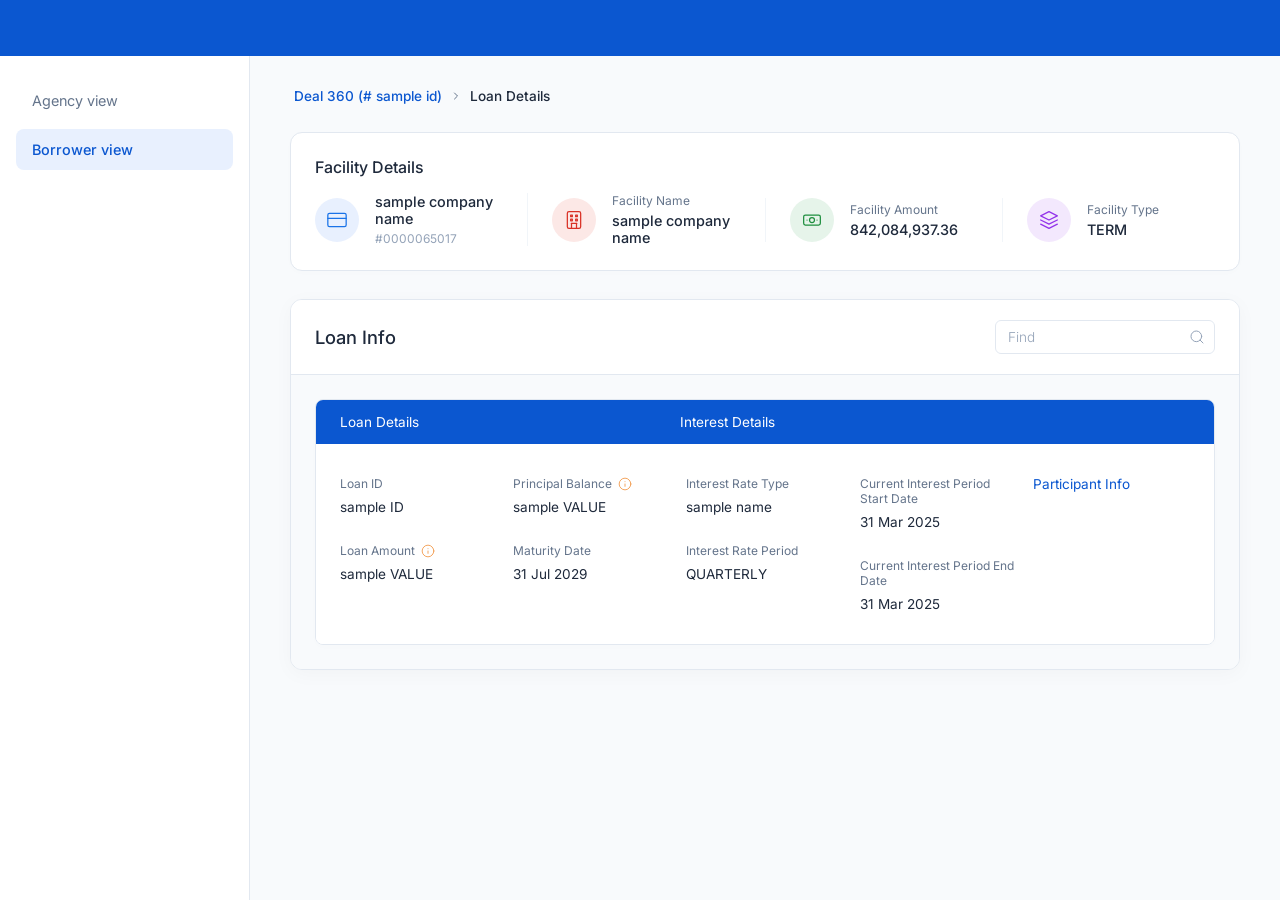
<file: loan_info.html>
<!DOCTYPE html>
<html lang="en">
<head>
    <meta charset="UTF-8">
    <meta name="viewport" content="width=device-width, initial-scale=1.0">
    <title>Loan Info</title>
    <!-- Google Fonts: Inter with light/regular/medium weights only (no bold) -->
    <link rel="preconnect" href="https://fonts.googleapis.com">
    <link rel="preconnect" href="https://fonts.gstatic.com" crossorigin>
    <link href="https://fonts.googleapis.com/css2?family=Inter:wght@300;400;500&display=swap" rel="stylesheet">
    <link rel="stylesheet" href="style.css">
</head>
<body>
    <div class="app-container">
        <!-- Top Blank Header Bar -->
        <header class="app-header"></header>
        
        <div class="app-layout">
            <!-- Left Sidebar Menu -->
            <aside class="app-sidebar">
                <nav class="sidebar-nav">
                    <a href="index.html" class="nav-item" id="navPage1">Agency view</a>
                    <a href="loan_info.html" class="nav-item active" id="navPage2">Borrower view</a>
                </nav>
            </aside>
            
            <!-- Main Content Area -->
            <main class="app-main">
                <div class="main-content-wrapper">
                    <!-- Breadcrumb -->
                    <div class="breadcrumb-bar">
                        <span class="breadcrumb-blue">Deal 360 (# <span class="lowercase-id">sample id</span>)</span>
                        <svg class="breadcrumb-chevron" viewBox="0 0 24 24" fill="none" stroke="currentColor" stroke-width="2" stroke-linecap="round" stroke-linejoin="round">
                            <polyline points="9 18 15 12 9 6"></polyline>
                        </svg>
                        <span class="breadcrumb-current">Loan Details</span>
                    </div>

                    <!-- Facility Details Card -->
                    <div class="facility-card">
                        <h3 class="facility-title">Facility Details</h3>
                        <div class="facility-grid">
                            <div class="facility-col">
                                <div class="facility-icon-wrapper icon-blue">
                                    <svg class="facility-icon" viewBox="0 0 24 24" fill="none" stroke="currentColor" stroke-width="1.5" stroke-linecap="round" stroke-linejoin="round">
                                        <rect x="1" y="4" width="22" height="16" rx="2" ry="2"></rect>
                                        <line x1="1" y1="10" x2="23" y2="10"></line>
                                    </svg>
                                </div>
                                <div class="facility-text">
                                    <span class="facility-val-bold">sample company name</span>
                                    <span class="facility-sub">#0000065017</span>
                                </div>
                            </div>
                            <div class="facility-col">
                                <div class="facility-icon-wrapper icon-red">
                                    <svg class="facility-icon" viewBox="0 0 24 24" fill="none" stroke="currentColor" stroke-width="1.5" stroke-linecap="round" stroke-linejoin="round">
                                        <rect x="4" y="2" width="16" height="20" rx="2" ry="2"></rect>
                                        <line x1="9" y1="22" x2="9" y2="16"></line>
                                        <line x1="15" y1="22" x2="15" y2="16"></line>
                                        <line x1="9" y1="16" x2="15" y2="16"></line>
                                        <path d="M8 6h2v2H8V6zm6 0h2v2h-2V6zm-6 5h2v2H8v-2zm6 0h2v2h-2v-2z"></path>
                                    </svg>
                                </div>
                                <div class="facility-text">
                                    <span class="facility-label">Facility Name</span>
                                    <span class="facility-val">sample company name</span>
                                </div>
                            </div>
                            <div class="facility-col">
                                <div class="facility-icon-wrapper icon-green">
                                    <svg class="facility-icon" viewBox="0 0 24 24" fill="none" stroke="currentColor" stroke-width="1.5" stroke-linecap="round" stroke-linejoin="round">
                                        <rect x="2" y="6" width="20" height="12" rx="2"></rect>
                                        <circle cx="12" cy="12" r="3"></circle>
                                        <line x1="6" y1="12" x2="6.01" y2="12"></line>
                                        <line x1="18" y1="12" x2="18.01" y2="12"></line>
                                    </svg>
                                </div>
                                <div class="facility-text">
                                    <span class="facility-label">Facility Amount</span>
                                    <span class="facility-val">842,084,937.36</span>
                                </div>
                            </div>
                            <div class="facility-col">
                                <div class="facility-icon-wrapper icon-purple">
                                    <svg class="facility-icon" viewBox="0 0 24 24" fill="none" stroke="currentColor" stroke-width="1.5" stroke-linecap="round" stroke-linejoin="round">
                                        <polygon points="12 2 2 7 12 12 22 7 12 2"></polygon>
                                        <polyline points="2 17 12 22 22 17"></polyline>
                                        <polyline points="2 12 12 17 22 12"></polyline>
                                    </svg>
                                </div>
                                <div class="facility-text">
                                    <span class="facility-label">Facility Type</span>
                                    <span class="facility-val">TERM</span>
                                </div>
                            </div>
                        </div>
                    </div>

                    <!-- Loan Info Table Container -->
                    <div class="participation-container">
                        <!-- Modal Header -->
                        <header class="modal-header">
                            <h1 class="modal-title">Loan Info</h1>
                            <div class="header-actions">
                                <div class="search-container">
                                    <input type="text" class="search-input" id="loanSearchInput" placeholder="Find">
                                    <svg class="search-icon" viewBox="0 0 24 24" fill="none" stroke="currentColor" stroke-width="1.5" stroke-linecap="round" stroke-linejoin="round">
                                        <circle cx="11" cy="11" r="8"></circle>
                                        <line x1="21" y1="21" x2="16.65" y2="16.65"></line>
                                    </svg>
                                </div>
                            </div>
                        </header>

                        <!-- Modal Content -->
                        <main class="modal-content">
                            <!-- Loan Details and Interest Details Section -->
                            <section class="loan-info-section">
                    <!-- Blue Section Sub-Header -->
                    <div class="loan-info-sub-header">
                        <div class="sub-header-left">Loan Details</div>
                        <div class="sub-header-right">Interest Details</div>
                    </div>

                    <!-- Details Grid -->
                    <div class="loan-details-grid" id="loanDetailsGrid">
                        <!-- Column 1 (Loan Details) -->
                        <div class="loan-col">
                            <div class="loan-item">
                                <span class="loan-label">Loan ID</span>
                                <span class="loan-value">sample ID</span>
                            </div>
                            <div class="loan-item">
                                <span class="loan-label">
                                    Loan Amount
                                    <svg class="info-icon-orange" viewBox="0 0 24 24" fill="none" stroke="#f2994a" stroke-width="1.5" stroke-linecap="round" stroke-linejoin="round">
                                        <circle cx="12" cy="12" r="10"></circle>
                                        <line x1="12" y1="16" x2="12" y2="12"></line>
                                        <line x1="12" y1="8" x2="12.01" y2="8"></line>
                                    </svg>
                                </span>
                                <span class="loan-value">sample VALUE</span>
                            </div>
                        </div>

                        <!-- Column 2 (Loan Details) -->
                        <div class="loan-col">
                            <div class="loan-item">
                                <span class="loan-label">
                                    Principal Balance
                                    <svg class="info-icon-orange" viewBox="0 0 24 24" fill="none" stroke="#f2994a" stroke-width="1.5" stroke-linecap="round" stroke-linejoin="round">
                                        <circle cx="12" cy="12" r="10"></circle>
                                        <line x1="12" y1="16" x2="12" y2="12"></line>
                                        <line x1="12" y1="8" x2="12.01" y2="8"></line>
                                    </svg>
                                </span>
                                <span class="loan-value">sample VALUE</span>
                            </div>
                            <div class="loan-item">
                                <span class="loan-label">Maturity Date</span>
                                <span class="loan-value">31 Jul 2029</span>
                            </div>
                        </div>

                        <!-- Column 3 (Interest Details) -->
                        <div class="loan-col">
                            <div class="loan-item">
                                <span class="loan-label">Interest Rate Type</span>
                                <span class="loan-value">sample name</span>
                            </div>
                            <div class="loan-item">
                                <span class="loan-label">Interest Rate Period</span>
                                <span class="loan-value">QUARTERLY</span>
                            </div>
                        </div>

                        <!-- Column 4 (Interest Details) -->
                        <div class="loan-col">
                            <div class="loan-item">
                                <span class="loan-label">Current Interest Period Start Date</span>
                                <span class="loan-value">31 Mar 2025</span>
                            </div>
                            <div class="loan-item">
                                <span class="loan-label">Current Interest Period End Date</span>
                                <span class="loan-value">31 Mar 2025</span>
                            </div>
                        </div>

                        <!-- Column 5 (Navigation Link Back) -->
                        <div class="loan-col col-nav-link">
                            <div class="loan-item">
                                <a href="#" class="participant-info-link" id="participantInfoLink">Participant Info</a>
                            </div>
                        </div>
                    </div>
                </section>
            </main>
        </div>
    </div>
    </main>
</div>
</div>

    <!-- History Popup Modal (Triggered by View History/Participant Info links) -->
    <div class="popup-overlay" id="historyPopup">
        <div class="popup-container">
            <!-- Popup Header -->
            <header class="popup-header">
                <h1 class="popup-title">Loan Info</h1>
                <button class="popup-close-btn" id="closePopupBtn" aria-label="Close popup">
                    <svg viewBox="0 0 24 24" fill="none" stroke="currentColor" stroke-width="1.5" stroke-linecap="round" stroke-linejoin="round">
                        <line x1="18" y1="6" x2="6" y2="18"></line>
                        <line x1="6" y1="6" x2="18" y2="18"></line>
                    </svg>
                </button>
            </header>

            <!-- Popup Content -->
            <div class="popup-content">
                <!-- Static Borrower Card -->
                <section class="popup-borrower-card">
                    <div class="popup-borrower-main">
                        <h2 class="popup-subtitle" id="popupSubtitle">Borrower Info</h2>
                        <div class="popup-company-name" id="popupCompanyName">sample company name</div>
                    </div>
                    
                    <div class="popup-rates-container" id="popupRatesContainer">
                        <div class="popup-rate-column">
                            <span class="popup-rate-label">Balance Category</span>
                            <span class="popup-rate-value">INTEREST OWING</span>
                        </div>
                        <div class="popup-rate-column">
                            <span class="popup-rate-label">Base Index</span>
                            <span class="popup-rate-value">Jibar</span>
                        </div>
                        <div class="popup-rate-column">
                            <span class="popup-rate-label">Base Rate</span>
                            <span class="popup-rate-value rate-blue">7.75%</span>
                        </div>
                        <div class="popup-rate-column">
                            <span class="popup-rate-label">Stat/Bank Cost/CAS</span>
                            <span class="popup-rate-value rate-green">0.21%</span>
                        </div>
                        <div class="popup-rate-column">
                            <span class="popup-rate-label">Spread Rate</span>
                            <span class="popup-rate-value rate-red">4%</span>
                        </div>
                        <div class="popup-rate-column">
                            <span class="popup-rate-label">All in Rate</span>
                            <span class="popup-rate-value rate-amber">11.96%</span>
                        </div>
                    </div>
                </section>

                <!-- Empty State Message for no selected rate -->
                <div class="popup-empty-state hidden" id="popupEmptyState">
                    <div class="empty-state-content">
                        <div class="empty-state-icon-wrapper">
                            <svg class="empty-state-icon" viewBox="0 0 120 120" fill="none">
                                <!-- Document Outline -->
                                <path d="M54 25H78L90 37V85C90 87.2 88.2 89 86 89H54C51.8 89 50 87.2 50 85V29C50 26.8 51.8 25 54 25Z" stroke="#7b93a4" stroke-width="2" stroke-linecap="round" stroke-linejoin="round" />
                                <path d="M78 25V37H90" stroke="#7b93a4" stroke-width="2" stroke-linecap="round" stroke-linejoin="round" />
                                
                                <!-- Question mark bubble outline -->
                                <path d="M 45 34 C 52.73 34 59 40.27 59 48 C 59 51.5 57.7 54.7 55.6 57.2 L 58.5 63.5 L 51.5 61.2 C 49.5 61.7 47.3 62 45 62 C 37.27 62 31 55.73 31 48 C 31 40.27 37.27 34 45 34 Z" fill="white" stroke="#7b93a4" stroke-width="2" stroke-linecap="round" stroke-linejoin="round" />
                                
                                <!-- Question Mark Inside -->
                                <path d="M 41.5 45 C 41.5 42.5 43 41.5 45 41.5 C 47 41.5 48.5 42.5 48.5 44.5 C 48.5 46.5 47 47.5 45.8 49 C 45.2 49.7 45 51 45 52" stroke="#7b93a4" stroke-width="2" stroke-linecap="round" />
                                <circle cx="45" cy="56" r="1.5" fill="#7b93a4" />
                                
                                <!-- Rays/Sparks -->
                                <path d="M 28 34 L 18 26" stroke="#7b93a4" stroke-width="2" stroke-linecap="round" />
                                <path d="M 23 44 L 12 44" stroke="#7b93a4" stroke-width="2" stroke-linecap="round" />
                                <path d="M 27 54 L 18 61" stroke="#7b93a4" stroke-width="2" stroke-linecap="round" />
                            </svg>
                        </div>
                        <h3 class="empty-state-title">No Data Found</h3>
                        <p class="empty-state-text">Sufficient data is required to show the result</p>
                    </div>
                </div>

                <!-- History Table Section -->
                <section class="popup-history-section">
                    <header class="popup-history-header">
                        <h2 class="popup-history-title" id="popupHistoryTitle">sample company name</h2>
                        <div class="popup-history-actions">
                            <!-- Download Button -->
                            <button class="popup-action-btn download-btn">
                                <svg class="btn-icon" viewBox="0 0 24 24" fill="none" stroke="currentColor" stroke-width="2" stroke-linecap="round" stroke-linejoin="round">
                                    <path d="M21 15v4a2 2 0 0 1-2 2H5a2 2 0 0 1-2-2v-4"></path>
                                    <polyline points="7 10 12 15 17 10"></polyline>
                                    <line x1="12" y1="15" x2="12" y2="3"></line>
                                </svg>
                                Download
                            </button>

                            <!-- Filter Button -->
                            <button class="popup-action-btn filter-btn" id="popupFilterBtn">
                                <svg class="btn-icon" viewBox="0 0 24 24" fill="none" stroke="currentColor" stroke-width="2" stroke-linecap="round" stroke-linejoin="round">
                                    <polygon points="22 3 2 3 10 12.46 10 19 14 21 14 12.46 22 3"></polygon>
                                </svg>
                                Filter
                            </button>

                            <!-- Filter Popover -->
                            <div class="popup-filter-popover" id="popupFilterPopover">
                                <!-- Left Panel: Calendar (Shown when "Custom" option is active) -->
                                <div class="popup-calendar-panel" id="popupCalendarPanel">
                                    <header class="popup-calendar-header">
                                        <button class="cal-nav-btn prev-month" aria-label="Previous months">
                                            <svg viewBox="0 0 24 24" fill="none" stroke="currentColor" stroke-width="1.5" stroke-linecap="round" stroke-linejoin="round">
                                                <polyline points="15 18 9 12 15 6"></polyline>
                                            </svg>
                                        </button>
                                        <span class="popup-calendar-month-title">May 2025</span>
                                        <span class="popup-calendar-month-title">June 2025</span>
                                        <button class="cal-nav-btn next-month" aria-label="Next months">
                                            <svg viewBox="0 0 24 24" fill="none" stroke="currentColor" stroke-width="1.5" stroke-linecap="round" stroke-linejoin="round">
                                                <polyline points="9 18 15 12 9 6"></polyline>
                                            </svg>
                                        </button>
                                    </header>
                                    
                                    <div class="popup-calendar-grids-container">
                                        <!-- May 2025 -->
                                        <div class="popup-calendar-grid">
                                            <div class="day-name">Mo</div>
                                            <div class="day-name">Tu</div>
                                            <div class="day-name">We</div>
                                            <div class="day-name">Th</div>
                                            <div class="day-name">Fr</div>
                                            <div class="day-name">Sa</div>
                                            <div class="day-name">Su</div>

                                            <!-- May Days -->
                                            <div class="day-number other-month">28</div>
                                            <div class="day-number other-month">29</div>
                                            <div class="day-number other-month">30</div>
                                            <div class="day-number range-start range-selected">1</div>
                                            <div class="day-number range-selected">2</div>
                                            <div class="day-number range-selected">3</div>
                                            <div class="day-number range-selected">4</div>
                                            
                                            <div class="day-number range-selected">5</div>
                                            <div class="day-number range-selected">6</div>
                                            <div class="day-number range-selected">7</div>
                                            <div class="day-number range-selected">8</div>
                                            <div class="day-number range-selected">9</div>
                                            <div class="day-number range-selected">10</div>
                                            <div class="day-number range-selected">11</div>
                                            
                                            <div class="day-number range-selected">12</div>
                                            <div class="day-number range-selected">13</div>
                                            <div class="day-number range-selected">14</div>
                                            <div class="day-number range-selected">15</div>
                                            <div class="day-number range-selected">16</div>
                                            <div class="day-number range-selected">17</div>
                                            <div class="day-number range-selected">18</div>
                                            
                                            <div class="day-number range-selected">19</div>
                                            <div class="day-number range-selected">20</div>
                                            <div class="day-number range-selected">21</div>
                                            <div class="day-number range-end range-selected">22</div>
                                            <div class="day-number">23</div>
                                            <div class="day-number">24</div>
                                            <div class="day-number">25</div>
                                            
                                            <div class="day-number">26</div>
                                            <div class="day-number">27</div>
                                            <div class="day-number">28</div>
                                            <div class="day-number">29</div>
                                            <div class="day-number">30</div>
                                            <div class="day-number">31</div>
                                            <div class="day-number other-month">1</div>
                                        </div>

                                        <!-- June 2025 -->
                                        <div class="popup-calendar-grid">
                                            <div class="day-name">Mo</div>
                                            <div class="day-name">Tu</div>
                                            <div class="day-name">We</div>
                                            <div class="day-name">Th</div>
                                            <div class="day-name">Fr</div>
                                            <div class="day-name">Sa</div>
                                            <div class="day-name">Su</div>

                                            <!-- June Days -->
                                            <div class="day-number other-month">26</div>
                                            <div class="day-number other-month">27</div>
                                            <div class="day-number other-month">28</div>
                                            <div class="day-number other-month">29</div>
                                            <div class="day-number other-month">30</div>
                                            <div class="day-number other-month">31</div>
                                            <div class="day-number">1</div>
                                            
                                            <div class="day-number">2</div>
                                            <div class="day-number">3</div>
                                            <div class="day-number">4</div>
                                            <div class="day-number">5</div>
                                            <div class="day-number">6</div>
                                            <div class="day-number">7</div>
                                            <div class="day-number">8</div>
                                            
                                            <div class="day-number">9</div>
                                            <div class="day-number">10</div>
                                            <div class="day-number">11</div>
                                            <div class="day-number">12</div>
                                            <div class="day-number">13</div>
                                            <div class="day-number">14</div>
                                            <div class="day-number">15</div>
                                            
                                            <div class="day-number">16</div>
                                            <div class="day-number">17</div>
                                            <div class="day-number">18</div>
                                            <div class="day-number">19</div>
                                            <div class="day-number">20</div>
                                            <div class="day-number">21</div>
                                            <div class="day-number">22</div>
                                            
                                            <div class="day-number">23</div>
                                            <div class="day-number">24</div>
                                            <div class="day-number">25</div>
                                            <div class="day-number">26</div>
                                            <div class="day-number">27</div>
                                            <div class="day-number">28</div>
                                            <div class="day-number">29</div>
                                            
                                            <div class="day-number">30</div>
                                            <div class="day-number other-month">1</div>
                                            <div class="day-number other-month">2</div>
                                            <div class="day-number other-month">3</div>
                                            <div class="day-number other-month">4</div>
                                            <div class="day-number other-month">5</div>
                                            <div class="day-number other-month">6</div>
                                        </div>
                                    </div>

                                    <footer class="popup-calendar-footer">
                                        <button class="clear-btn" id="popupClearBtn">Clear</button>
                                        <button class="apply-btn" id="popupApplyBtn">Apply</button>
                                    </footer>
                                </div>

                                <!-- Right Panel: Date Radio Options -->
                                <div class="popup-filter-menu-panel">
                                    <h3 class="popup-filter-heading">Date</h3>
                                    <div class="popup-filter-options-list">
                                        <label class="popup-radio-option">
                                            <input type="radio" name="popup-filter-date" value="yesterday">
                                            <span class="popup-custom-radio"></span>
                                            Yesterday
                                        </label>
                                        <label class="popup-radio-option">
                                            <input type="radio" name="popup-filter-date" value="1month">
                                            <span class="popup-custom-radio"></span>
                                            Last 1 Month
                                        </label>
                                        <label class="popup-radio-option">
                                            <input type="radio" name="popup-filter-date" value="1year">
                                            <span class="popup-custom-radio"></span>
                                            Last 1 Year
                                        </label>
                                        <label class="popup-radio-option">
                                            <input type="radio" name="popup-filter-date" value="custom" checked>
                                            <span class="popup-custom-radio"></span>
                                            Custom
                                        </label>
                                    </div>
                                </div>
                            </div>

                            <!-- Find Input -->
                            <div class="popup-search-container">
                                <input type="text" class="popup-search-input" id="popupSearchInput" placeholder="Find">
                                <svg class="search-icon" viewBox="0 0 24 24" fill="none" stroke="currentColor" stroke-width="1.5" stroke-linecap="round" stroke-linejoin="round">
                                    <circle cx="11" cy="11" r="8"></circle>
                                    <line x1="21" y1="21" x2="16.65" y2="16.65"></line>
                                </svg>
                            </div>
                        </div>
                    </header>

                    <!-- Table content -->
                    <div class="popup-table-container">
                        <table class="popup-table" id="historyTable">
                            <thead>
                                <tr>
                                    <th class="h-col-hash">#</th>
                                    <th class="h-col-date">Effective Date</th>
                                    <th class="h-col-rate h-col-balance-category">Balance Category</th>
                                    <th class="h-col-rate h-col-base-index">Base Index</th>
                                    <th class="h-col-rate">Base Rate</th>
                                    <th class="h-col-rate">Stat/Bank Cost/CAS</th>
                                    <th class="h-col-rate">Spread Rate</th>
                                    <th class="h-col-rate">All in Rate</th>
                                </tr>
                            </thead>
                            <tbody>
                                <tr>
                                    <td>1</td>
                                    <td>07 May 2025</td>
                                    <td>INTEREST OWING</td>
                                    <td class="col-base-index-val">Jibar</td>
                                    <td>7.10 %</td>
                                    <td>1.10 %</td>
                                    <td>2.25 %</td>
                                    <td class="rate-blue-val">10.45 %</td>
                                </tr>
                                <tr>
                                    <td>2</td>
                                    <td>01 May 2025</td>
                                    <td>INTEREST OWING</td>
                                    <td class="col-base-index-val">Jibar</td>
                                    <td>7.00 %</td>
                                    <td>1.00 %</td>
                                    <td>2.30 %</td>
                                    <td class="rate-blue-val">10.30 %</td>
                                </tr>
                                <tr>
                                    <td>3</td>
                                    <td>01 Apr 2025</td>
                                    <td>PAYMENT IN KIND</td>
                                    <td class="col-base-index-val">Fixed</td>
                                    <td>6.85 %</td>
                                    <td>1.00 %</td>
                                    <td>2.25 %</td>
                                    <td class="rate-blue-val">10.10 %</td>
                                </tr>
                                <tr>
                                    <td>4</td>
                                    <td>01 Mar 2025</td>
                                    <td>INTEREST OWING</td>
                                    <td class="col-base-index-val">Jibar</td>
                                    <td>6.65 %</td>
                                    <td>1.00 %</td>
                                    <td>2.20 %</td>
                                    <td class="rate-blue-val">9.85 %</td>
                                </tr>
                                <tr>
                                    <td>5</td>
                                    <td>01 Feb 2025</td>
                                    <td>INTEREST OWING</td>
                                    <td class="col-base-index-val">Jibar</td>
                                    <td>6.50 %</td>
                                    <td>1.00 %</td>
                                    <td>2.15 %</td>
                                    <td class="rate-blue-val">9.65 %</td>
                                </tr>
                                <tr>
                                    <td>6</td>
                                    <td>01 Jan 2025</td>
                                    <td>PAYMENT IN KIND</td>
                                    <td class="col-base-index-val">Fixed</td>
                                    <td>6.30 %</td>
                                    <td>1.00 %</td>
                                    <td>2.10 %</td>
                                    <td class="rate-blue-val">9.40 %</td>
                                </tr>
                                <tr>
                                    <td>7</td>
                                    <td>01 Dec 2024</td>
                                    <td>INTEREST OWING</td>
                                    <td class="col-base-index-val">Jibar</td>
                                    <td>6.10 %</td>
                                    <td>1.00 %</td>
                                    <td>2.05 %</td>
                                    <td class="rate-blue-val">9.15 %</td>
                                </tr>
                                <tr>
                                    <td>8</td>
                                    <td>01 Nov 2024</td>
                                    <td>INTEREST OWING</td>
                                    <td class="col-base-index-val">Jibar</td>
                                    <td>5.95 %</td>
                                    <td>1.00 %</td>
                                    <td>2.00 %</td>
                                    <td class="rate-blue-val">8.95 %</td>
                                </tr>
                            </tbody>
                        </table>
                    </div>

                    <!-- Table Footer -->
                    <footer class="popup-table-footer">
                        <span class="entries-info" id="popupEntriesInfo">Showing 1 to 8 of 8 entries</span>
                        <div class="rows-per-page-container">
                            <span>Rows per page:</span>
                            <select class="rows-per-page-select" id="popupRowsSelect">
                                <option value="25">25</option>
                                <option value="50">50</option>
                                <option value="100">100</option>
                            </select>
                        </div>
                    </footer>
                </section>
            </div>
        </div>
    </div>

    <script>


        // Simple search filtering logic for items on this page
        const loanSearchInput = document.getElementById('loanSearchInput');
        const loanItems = document.querySelectorAll('.loan-item');

        loanSearchInput.addEventListener('input', () => {
            const query = loanSearchInput.value.toLowerCase().trim();
            loanItems.forEach(item => {
                // If it contains the navigation link, do not filter it
                if (item.querySelector('.participant-info-link')) return;

                const label = item.querySelector('.loan-label')?.textContent.toLowerCase() || '';
                const value = item.querySelector('.loan-value')?.textContent.toLowerCase() || '';
                
                if (label.includes(query) || value.includes(query)) {
                    item.style.opacity = '1';
                    item.style.pointerEvents = 'auto';
                } else {
                    item.style.opacity = '0.2';
                    item.style.pointerEvents = 'none';
                }
            });
        });

        // Popup logic
        const participantInfoLink = document.getElementById('participantInfoLink');
        const historyPopup = document.getElementById('historyPopup');
        const closePopupBtn = document.getElementById('closePopupBtn');
        const popupSubtitle = document.getElementById('popupSubtitle');
        const popupCompanyName = document.getElementById('popupCompanyName');
        const popupRatesContainer = document.getElementById('popupRatesContainer');
        const popupHistoryTitle = document.getElementById('popupHistoryTitle');

        // Open popup with multiple rates directly on this page
        participantInfoLink.addEventListener('click', (e) => {
            e.preventDefault();
            openPopupWithMultipleRates();
        });

        function openPopupWithMultipleRates() {
            popupSubtitle.textContent = "Borrower Info";
            popupCompanyName.textContent = "sample company name";
            popupHistoryTitle.textContent = "sample company name";

            
            const scrollableRatesHtml = `
                <div class="borrower-rates-group popup-rates-scroll-group" style="width: 100%;">
                    <!-- Active Rate Row 1 -->
                    <div class="borrower-rates-row">
                        <div class="borrower-rates-container">
                            <div class="rate-column">
                                <span class="rate-label">Balance Category</span>
                                <span class="rate-value">INTEREST OWING</span>
                            </div>
                            <div class="rate-column">
                                <span class="rate-label">Base Index</span>
                                <span class="rate-value">Jibar</span>
                            </div>
                            <div class="rate-column">
                                <span class="rate-label">Base Rate</span>
                                <span class="rate-value rate-blue">7.75%</span>
                            </div>
                            <div class="rate-column">
                                <span class="rate-label">Stat/Bank Cost/CAS</span>
                                <span class="rate-value rate-green">0.21%</span>
                            </div>
                            <div class="rate-column">
                                <span class="rate-label">Spread Rate</span>
                                <span class="rate-value rate-red">4%</span>
                            </div>
                            <div class="rate-column">
                                <span class="rate-label">All in Rate</span>
                                <span class="rate-value rate-amber">11.96%</span>
                            </div>
                            <div class="rate-column rate-action-column">
                                <a href="#" class="popup-select-rate-link">View History</a>
                            </div>
                        </div>
                    </div>

                    <!-- Active Rate Row 2 -->
                    <div class="borrower-rates-row">
                        <div class="borrower-rates-container">
                            <div class="rate-column">
                                <span class="rate-label">Balance Category</span>
                                <span class="rate-value">PAYMENT IN KIND</span>
                            </div>
                            <div class="rate-column">
                                <span class="rate-label">Base Index</span>
                                <span class="rate-value">Fixed</span>
                            </div>
                            <div class="rate-column">
                                <span class="rate-label">Base Rate</span>
                                <span class="rate-value rate-blue">8.25%</span>
                            </div>
                            <div class="rate-column">
                                <span class="rate-label">Stat/Bank Cost/CAS</span>
                                <span class="rate-value rate-green">0.35%</span>
                            </div>
                            <div class="rate-column">
                                <span class="rate-label">Spread Rate</span>
                                <span class="rate-value rate-red">3.5%</span>
                            </div>
                            <div class="rate-column">
                                <span class="rate-label">All in Rate</span>
                                <span class="rate-value rate-amber">12.10%</span>
                            </div>
                            <div class="rate-column rate-action-column">
                                <a href="#" class="popup-select-rate-link">View History</a>
                            </div>
                        </div>
                    </div>
                </div>
            `;
            popupRatesContainer.innerHTML = scrollableRatesHtml;
            
            // Get empty state and history section elements
            const emptyState = document.getElementById('popupEmptyState');
            const historySection = document.querySelector('.popup-history-section');

            // Initially hide history table section and show empty state message
            if (emptyState) emptyState.classList.remove('hidden');
            if (historySection) historySection.classList.add('hidden');

            const rateRows = popupRatesContainer.querySelectorAll('.borrower-rates-row');

            rateRows.forEach((row, index) => {
                row.addEventListener('click', (e) => {
                    e.preventDefault();
                    
                    // Reset all rows and links
                    rateRows.forEach(r => {
                        r.classList.remove('selected-rate-row');
                        const rowLink = r.querySelector('.popup-select-rate-link');
                        if (rowLink) {
                            rowLink.classList.remove('is-selected');
                            rowLink.innerHTML = 'View History';
                        }
                    });

                    // Set selected row and link
                    row.classList.add('selected-rate-row');
                    const link = row.querySelector('.popup-select-rate-link');
                    if (link) {
                        link.classList.add('is-selected');
                        link.innerHTML = 'View History';
                    }

                    // Hide empty state and show history table section
                    if (emptyState) emptyState.classList.add('hidden');
                    if (historySection) historySection.classList.remove('hidden');

                    // Update bottom history table dynamically
                    updateHistoryTable(index);
                });
            });

            // Open popup
            historyPopup.classList.add('active');
            document.body.style.overflow = 'hidden';
        }

        // History data configurations by selected active rate row index
        const historyDataByBaseIndex = [
            [
                { id: 1, date: "07 May 2025", base: "7.10 %", reserve: "1.10 %", spread: "2.25 %", allIn: "10.45 %" },
                { id: 2, date: "01 May 2025", base: "7.00 %", reserve: "1.00 %", spread: "2.30 %", allIn: "10.30 %" },
                { id: 3, date: "01 Apr 2025", base: "6.85 %", reserve: "1.00 %", spread: "2.25 %", allIn: "10.10 %" },
                { id: 4, date: "01 Mar 2025", base: "6.65 %", reserve: "1.00 %", spread: "2.20 %", allIn: "9.85 %" },
                { id: 5, date: "01 Feb 2025", base: "6.50 %", reserve: "1.00 %", spread: "2.15 %", allIn: "9.65 %" },
                { id: 6, date: "01 Jan 2025", base: "6.30 %", reserve: "1.00 %", spread: "2.10 %", allIn: "9.40 %" },
                { id: 7, date: "01 Dec 2024", base: "6.10 %", reserve: "1.00 %", spread: "2.05 %", allIn: "9.15 %" },
                { id: 8, date: "01 Nov 2024", base: "5.95 %", reserve: "1.00 %", spread: "2.00 %", allIn: "8.95 %" }
            ],
            [
                { id: 1, date: "15 May 2025", base: "7.50 %", reserve: "1.25 %", spread: "2.50 %", allIn: "11.25 %" },
                { id: 2, date: "01 May 2025", base: "7.40 %", reserve: "1.20 %", spread: "2.45 %", allIn: "11.05 %" },
                { id: 3, date: "15 Apr 2025", base: "7.30 %", reserve: "1.15 %", spread: "2.40 %", allIn: "10.85 %" },
                { id: 4, date: "01 Apr 2025", base: "7.20 %", reserve: "1.10 %", spread: "2.35 %", allIn: "10.65 %" },
                { id: 5, date: "15 Mar 2025", base: "7.10 %", reserve: "1.05 %", spread: "2.30 %", allIn: "10.45 %" },
                { id: 6, date: "01 Mar 2025", base: "7.00 %", reserve: "1.00 %", spread: "2.25 %", allIn: "10.25 %" },
                { id: 7, date: "15 Feb 2025", base: "6.90 %", reserve: "0.95 %", spread: "2.20 %", allIn: "10.05 %" },
                { id: 8, date: "01 Feb 2025", base: "6.80 %", reserve: "0.90 %", spread: "2.15 %", allIn: "9.85 %" }
            ],
            [
                { id: 1, date: "20 May 2025", base: "6.95 %", reserve: "0.85 %", spread: "2.10 %", allIn: "9.90 %" },
                { id: 2, date: "10 May 2025", base: "6.85 %", reserve: "0.80 %", spread: "2.05 %", allIn: "9.70 %" },
                { id: 3, date: "01 May 2025", base: "6.75 %", reserve: "0.75 %", spread: "2.00 %", allIn: "9.50 %" },
                { id: 4, date: "20 Apr 2025", base: "6.65 %", reserve: "0.70 %", spread: "1.95 %", allIn: "9.30 %" },
                { id: 5, date: "10 Apr 2025", base: "6.55 %", reserve: "0.65 %", spread: "1.90 %", allIn: "9.10 %" },
                { id: 6, date: "01 Apr 2025", base: "6.45 %", reserve: "0.60 %", spread: "1.85 %", allIn: "8.90 %" },
                { id: 7, date: "20 Mar 2025", base: "6.35 %", reserve: "0.55 %", spread: "1.80 %", allIn: "8.70 %" },
                { id: 8, date: "10 Mar 2025", base: "6.25 %", reserve: "0.50 %", spread: "1.75 %", allIn: "8.50 %" }
            ],
            [
                { id: 1, date: "25 May 2025", base: "7.30 %", reserve: "1.00 %", spread: "2.30 %", allIn: "10.60 %" },
                { id: 2, date: "15 May 2025", base: "7.20 %", reserve: "0.95 %", spread: "2.25 %", allIn: "10.40 %" },
                { id: 3, date: "05 May 2025", base: "7.10 %", reserve: "0.90 %", spread: "2.20 %", allIn: "10.20 %" },
                { id: 4, date: "25 Apr 2025", base: "7.00 %", reserve: "0.85 %", spread: "2.15 %", allIn: "10.00 %" },
                { id: 5, date: "15 Apr 2025", base: "6.90 %", reserve: "0.80 %", spread: "2.10 %", allIn: "9.80 %" },
                { id: 6, date: "05 Apr 2025", base: "6.80 %", reserve: "0.75 %", spread: "2.05 %", allIn: "9.60 %" },
                { id: 7, date: "25 Mar 2025", base: "6.70 %", reserve: "0.70 %", spread: "2.00 %", allIn: "9.40 %" },
                { id: 8, date: "15 Mar 2025", base: "6.60 %", reserve: "0.65 %", spread: "1.95 %", allIn: "9.20 %" }
            ]
        ];

        function updateHistoryTable(baseIndex) {
            const data = historyDataByBaseIndex[baseIndex];
            if (!data) return;

            let tableHtml = "";
            data.forEach(item => {
                const displayIndexName = baseIndex === 1 ? 'Fixed' : (item.baseIndex || (item.id === 3 || item.id === 6 ? 'Fixed' : 'Jibar'));
                const displayBalanceCategory = displayIndexName === 'Fixed' ? 'PAYMENT IN KIND' : 'INTEREST OWING';
                tableHtml += `
                    <tr>
                        <td>${item.id}</td>
                        <td>${item.date}</td>
                        <td>${displayBalanceCategory}</td>
                        <td class="col-base-index-val">${displayIndexName}</td>
                        <td>${item.base}</td>
                        <td>${item.reserve}</td>
                        <td>${item.spread}</td>
                        <td class="rate-blue-val">${item.allIn}</td>
                    </tr>
                `;
            });
            
            const tableBody = document.querySelector('#historyTable tbody');
            if (tableBody) {
                tableBody.innerHTML = tableHtml;
            }
            
            const entriesInfo = document.getElementById('popupEntriesInfo');
            if (entriesInfo) {
                entriesInfo.textContent = `Showing 1 to ${data.length} of ${data.length} entries`;
            }
        }

        // Close popup
        closePopupBtn.addEventListener('click', () => {
            historyPopup.classList.remove('active');
            document.body.style.overflow = '';
            popupFilterPopover.classList.remove('active');
        });
        
        // Also close on background click
        historyPopup.addEventListener('click', (e) => {
            if (e.target === historyPopup) {
                historyPopup.classList.remove('active');
                document.body.style.overflow = '';
                popupFilterPopover.classList.remove('active');
            }
        });
        
        // Close on escape key
        document.addEventListener('keydown', (e) => {
            if (e.key === 'Escape' && historyPopup.classList.contains('active')) {
                historyPopup.classList.remove('active');
                document.body.style.overflow = '';
                popupFilterPopover.classList.remove('active');
            }
        });

        // Filter popover logic inside popup
        const popupFilterBtn = document.getElementById('popupFilterBtn');
        const popupFilterPopover = document.getElementById('popupFilterPopover');
        const popupCalendarPanel = document.getElementById('popupCalendarPanel');
        const popupClearBtn = document.getElementById('popupClearBtn');
        const popupApplyBtn = document.getElementById('popupApplyBtn');
        const popupDateRadios = document.querySelectorAll('input[name="popup-filter-date"]');

        popupFilterBtn.addEventListener('click', (e) => {
            e.stopPropagation();
            popupFilterPopover.classList.toggle('active');
        });

        popupFilterPopover.addEventListener('click', (e) => {
            e.stopPropagation();
        });

        popupDateRadios.forEach(radio => {
            radio.addEventListener('change', () => {
                if (radio.value === 'custom') {
                    popupCalendarPanel.style.display = 'flex';
                } else {
                    popupCalendarPanel.style.display = 'none';
                }
            });
        });

        // Initialize calendar panel visibility state
        const checkedRadio = document.querySelector('input[name="popup-filter-date"]:checked');
        if (checkedRadio && checkedRadio.value === 'custom') {
            popupCalendarPanel.style.display = 'flex';
        } else {
            popupCalendarPanel.style.display = 'none';
        }

        popupClearBtn.addEventListener('click', () => {
            document.querySelectorAll('.popup-calendar-grid .day-number.range-selected').forEach(day => {
                day.classList.remove('range-selected', 'range-start', 'range-end');
            });
        });

        popupApplyBtn.addEventListener('click', () => {
            popupFilterPopover.classList.remove('active');
        });

        document.addEventListener('click', (e) => {
            if (e.target !== popupFilterBtn && !popupFilterPopover.contains(e.target)) {
                popupFilterPopover.classList.remove('active');
            }
        });

        // Find/Search filter logic inside history table
        const popupSearchInput = document.getElementById('popupSearchInput');
        const popupEntriesInfo = document.getElementById('popupEntriesInfo');

        popupSearchInput.addEventListener('input', () => {
            const query = popupSearchInput.value.toLowerCase().trim();
            const currentRows = document.querySelectorAll('#historyTable tbody tr');
            let visibleCount = 0;
            
            currentRows.forEach(row => {
                const text = row.textContent.toLowerCase();
                if (text.includes(query)) {
                    row.style.display = '';
                    visibleCount++;
                } else {
                    row.style.display = 'none';
                }
            });
            
            popupEntriesInfo.textContent = `Showing ${visibleCount > 0 ? 1 : 0} to ${visibleCount} of ${currentRows.length} entries`;
        });
    </script>
</body>
</html>
</file>
<file: style.css>
/* Design System & Custom Properties */
:root {
    --bg-page: #f8fafc;
    --bg-card: #ffffff;
    --border-color: #e2e8f0;
    --border-color-light: #f1f5f9;
    
    /* Text Colors */
    --text-primary: #1e293b;
    --text-secondary: #64748b;
    --text-muted: #94a3b8;
    
    /* Brand / Accent Colors (Tailored HSL) */
    --primary-blue: #0b57d0;       /* Modern, clean blue for header bar */
    --link-color: #0b57d0;
    --link-hover: #083c91;
    
    /* Rate Colors */
    --color-base: #1a73e8;         /* Base rate: vibrant blue */
    --color-reserve: #1e8e3e;      /* Stat/Bank Cost/CAS: clean green */
    --color-spread: #d93025;       /* Spread rate: soft red */
    --color-amber: #f2994a;        /* All-in rate: amber orange */
    
    /* Typography */
    --font-family: 'Inter', -apple-system, BlinkMacSystemFont, "Segoe UI", Roboto, Helvetica, Arial, sans-serif;
}

/* Base resets and defaults */
* {
    box-sizing: border-box;
    margin: 0;
    padding: 0;
    /* Hide scrollbar for IE, Edge and Firefox */
    -ms-overflow-style: none;
    scrollbar-width: none;
}

/* Hide scrollbar for Chrome, Safari and Opera */
::-webkit-scrollbar {
    display: none;
}

body {
    font-family: var(--font-family);
    background-color: var(--bg-page);
    color: var(--text-primary);
    -webkit-font-smoothing: antialiased;
    -moz-osx-font-smoothing: grayscale;
    min-height: 100vh;
    margin: 0;
    padding: 0;
}

/* Application Layout System */
.app-container {
    display: flex;
    flex-direction: column;
    height: 100vh;
    width: 100vw;
    overflow: hidden;
}

.app-header {
    height: 56px;
    background-color: var(--primary-blue);
    width: 100%;
    flex-shrink: 0;
}

.app-layout {
    display: flex;
    flex: 1;
    overflow: hidden;
}

.app-sidebar {
    width: 250px;
    background-color: #ffffff;
    border-right: 1px solid var(--border-color);
    flex-shrink: 0;
}

.app-main {
    flex: 1;
    background-color: var(--bg-page);
    padding: 32px 40px;
    overflow-y: auto;
    display: flex;
    justify-content: flex-start;
    align-items: flex-start;
}

/* Sidebar Navigation Menu */
.sidebar-nav {
    display: flex;
    flex-direction: column;
    padding: 24px 16px;
    gap: 8px;
}

.nav-item {
    display: flex;
    align-items: center;
    gap: 12px;
    padding: 12px 16px;
    font-family: var(--font-family);
    font-size: 0.9rem;
    font-weight: 400;
    color: var(--text-secondary);
    text-decoration: none;
    border-radius: 8px;
    transition: background-color 0.15s ease, color 0.15s ease;
}

.nav-item:hover {
    background-color: var(--border-color-light);
    color: var(--text-primary);
}

.nav-item.active {
    background-color: #e8f0fe;
    color: var(--primary-blue);
    font-weight: 500;
}


.participation-container {
    width: 100%;
    max-width: 1200px;
    background-color: var(--bg-card);
    border: 1px solid var(--border-color);
    border-radius: 12px;
    box-shadow: 0 4px 20px rgba(0, 0, 0, 0.03);
    overflow: hidden;
    display: flex;
    flex-direction: column;
    cursor: default; /* reset cursor inside the card */
}

/* Modal Header */
.modal-header {
    display: flex;
    justify-content: space-between;
    align-items: center;
    padding: 20px 24px;
    border-bottom: 1px solid var(--border-color);
    background-color: #ffffff;
}

.modal-title {
    font-size: 1.15rem;
    font-weight: 500;
    color: var(--text-primary);
}

.close-btn {
    background: none;
    border: none;
    cursor: pointer;
    color: var(--text-muted);
    display: flex;
    align-items: center;
    justify-content: center;
    padding: 4px;
    border-radius: 50%;
    transition: background-color 0.2s ease, color 0.2s ease;
}

.close-btn:hover {
    background-color: var(--bg-page);
    color: var(--text-primary);
}

.close-btn svg {
    width: 20px;
    height: 20px;
}

/* Modal Content Area */
.modal-content {
    padding: 24px;
    background-color: var(--bg-page);
    display: flex;
    flex-direction: column;
    gap: 20px;
}

/* Borrower Info Card */
.borrower-card {
    background-color: var(--bg-card);
    border: 1px solid var(--border-color);
    border-radius: 8px;
    padding: 24px;
    display: flex;
    align-items: flex-start;
    justify-content: space-between;
    gap: 24px;
    box-shadow: 0 2px 8px rgba(0, 0, 0, 0.01);
}

.borrower-main-info {
    width: 180px;
    flex-shrink: 0;
}

.section-subtitle {
    font-size: 0.95rem;
    font-weight: 500;
    color: var(--text-primary);
    margin-bottom: 8px;
}

.company-name {
    font-size: 0.9rem;
    font-weight: 400;
    color: var(--text-primary);
}

.borrower-rates-group {
    display: flex;
    flex-direction: column;
    gap: 16px;
    flex-grow: 1;
    max-height: 124px;
    overflow-y: auto;
    margin-right: -12px;
    padding-right: 16px;
    scrollbar-width: thin !important;
    scrollbar-color: var(--border-color) transparent !important;
    -ms-overflow-style: auto !important;
}

/* Custom scrollbar styling specifically for borrower rates list */
.borrower-rates-group::-webkit-scrollbar {
    display: block;
    width: 4px;
}

.borrower-rates-group::-webkit-scrollbar-track {
    background: transparent;
}

.borrower-rates-group::-webkit-scrollbar-thumb {
    background-color: var(--border-color);
    border-radius: 4px;
}

.borrower-rates-row {
    display: flex;
    align-items: center;
    justify-content: flex-end;
    gap: 20px;
}

.borrower-rates-row:not(:last-child) {
    border-bottom: 1px solid var(--border-color-light);
    padding-bottom: 16px;
}

.borrower-rates-container {
    display: flex;
    align-items: center;
}

.rate-column {
    display: flex;
    flex-direction: column;
    padding: 0 16px;
}

.rate-column:first-child {
    padding-left: 0;
}

.rate-action-column {
    justify-content: center;
    align-items: center;
    padding: 0 0 0 16px;
}

/* Add vertical borders between rate columns */
.rate-column:not(:first-child) {
    border-left: 1px solid var(--border-color);
}

.rate-label {
    font-size: 12px;
    font-weight: 400;
    color: var(--text-secondary);
    margin-bottom: 6px;
    text-align: left;
    white-space: nowrap;
}

.rate-value {
    font-size: 12px;
    font-weight: 500;
    white-space: nowrap;
}

/* Rate Colors */
.rate-blue { color: var(--color-base); }
.rate-green { color: var(--color-reserve); }
.rate-red { color: var(--color-spread); }
.rate-amber { color: var(--color-amber); }

/* Common View History Link */
.view-history-link {
    font-size: 12px;
    font-weight: 400;
    color: var(--link-color);
    text-decoration: none;
    transition: color 0.2s ease, text-decoration 0.2s ease;
    white-space: nowrap;
}

.view-history-link:hover {
    color: var(--link-hover);
    text-decoration: underline;
}

/* Lenders Section */
.lenders-section {
    background-color: var(--bg-card);
    border: 1px solid var(--border-color);
    border-radius: 8px;
    box-shadow: 0 2px 8px rgba(0, 0, 0, 0.01);
    overflow: hidden;
}

.lenders-header {
    display: flex;
    justify-content: space-between;
    align-items: center;
    padding: 20px 24px;
    border-bottom: 1px solid var(--border-color-light);
}

/* Search Box style */
.search-container {
    position: relative;
    display: flex;
    align-items: center;
}

.search-input {
    width: 220px;
    padding: 8px 12px 8px 12px;
    font-family: var(--font-family);
    font-size: 0.85rem;
    font-weight: 300;
    border: 1px solid var(--border-color);
    border-radius: 6px;
    color: var(--text-primary);
    background-color: #ffffff;
    transition: border-color 0.2s ease, box-shadow 0.2s ease;
}

.search-input::placeholder {
    color: var(--text-muted);
}

.search-input:focus {
    outline: none;
    border-color: var(--primary-blue);
    box-shadow: 0 0 0 2px rgba(11, 87, 208, 0.15);
}

.search-icon {
    position: absolute;
    right: 10px;
    width: 16px;
    height: 16px;
    color: var(--text-muted);
    pointer-events: none;
}

/* Lenders Table & Grid Layout */
.lenders-table {
    width: 100%;
}

.table-header-bar {
    background-color: var(--primary-blue);
    color: #ffffff;
    display: flex;
    padding: 12px 24px;
    align-items: center;
}

.header-col {
    font-size: 0.85rem;
    font-weight: 400;
}

/* Layout Columns */
.col-lenders {
    width: 25%;
    display: flex;
    flex-direction: column;
    gap: 16px;
}

.col-rate-info {
    width: 65%;
}

.col-actions {
    width: 10%;
    text-align: right;
    margin-left: auto;
}

/* Table Body & Rows */
.table-body {
    display: flex;
    flex-direction: column;
}

.table-row {
    display: flex;
    padding: 24px;
    border-bottom: 1px solid var(--border-color-light);
    align-items: flex-start;
    transition: background-color 0.15s ease;
}

.lender-rates-group {
    display: flex;
    flex-direction: column;
    gap: 16px;
    width: 75%;
    flex-shrink: 0;
}

.lender-rates-row {
    display: flex;
    align-items: flex-start;
    width: 100%;
}

.lender-rates-row:not(:last-child) {
    border-bottom: 1px solid var(--border-color-light);
    padding-bottom: 16px;
}

/* Align nested rate row elements under the main header columns */
.lender-rates-row .col-rate-info {
    width: 86.67%;
}

.lender-rates-row .col-actions {
    width: 13.33%;
    text-align: right;
    margin-left: auto;
}

.table-row:last-child {
    border-bottom: none;
}

.table-row:hover {
    background-color: #fafbfc;
}

.row-col {
    display: flex;
    flex-direction: column;
    gap: 12px;
}

/* Meta Data lists inside columns */
.meta-item {
    display: flex;
    align-items: baseline;
    font-size: 0.8rem;
}

.meta-label {
    width: 160px;
    color: var(--text-secondary);
    font-weight: 400;
    flex-shrink: 0;
    white-space: nowrap;
}

.meta-value {
    color: var(--text-primary);
    font-weight: 400;
}

.currency-value {
    color: var(--text-primary);
}

/* Custom layout details for columns */
.table-row .col-rate-info {
    display: flex;
    flex-direction: row;
    gap: 24px;
}

.table-row .col-rate-info .meta-item {
    flex-direction: column;
    align-items: flex-start;
    gap: 6px;
}

.table-row .col-rate-info .meta-label {
    display: none;
}

.col-rate-info-header {
    display: flex;
    flex-direction: row;
    gap: 24px;
}

.col-balance-category-sub {
    width: 140px;
    flex-shrink: 0;
}

.col-base-index-sub {
    width: 80px;
    flex-shrink: 0;
}

.col-base-rate-sub {
    width: 80px;
    flex-shrink: 0;
}

.col-reserve-rate-sub {
    width: 140px;
    flex-shrink: 0;
}

.col-spread-rate-sub {
    width: 80px;
    flex-shrink: 0;
}

.col-all-in-rate-sub {
    width: 90px;
    flex-shrink: 0;
}

.all-in-rate-value {
    font-size: 0.85rem;
    font-weight: 400;
    color: var(--text-primary);
}

.col-actions {
    padding-top: 2px;
}

/* Responsive adjustments */
@media (max-width: 900px) {
    .borrower-card {
        flex-direction: column;
        align-items: flex-start;
        gap: 20px;
    }
    
    .borrower-main-info {
        width: 100%;
    }
    
    .borrower-rates-group {
        width: 100%;
    }
    
    .borrower-rates-row {
        flex-direction: column;
        align-items: flex-start;
        gap: 12px;
        width: 100%;
    }
    
    .borrower-rates-container {
        width: 100%;
        justify-content: space-between;
    }
    
    .rate-column {
        padding: 0 10px;
    }
    
    .rate-column:first-child {
        padding-left: 0;
    }
    
    .rate-action-column {
        padding-left: 10px;
    }
    
    .table-header-bar {
        display: none; /* Hide header on mobile, fallback layout */
    }
    
    .table-row {
        flex-direction: column;
        gap: 16px;
    }
    
    .col-lenders, .col-rate-info, .col-all-in-rate, .col-actions {
        width: 100%;
        text-align: left;
    }
    
    .col-actions {
        margin-left: 0;
    }

    .lender-rates-group {
        width: 100%;
        gap: 20px;
    }
    
    .lender-rates-row {
        flex-direction: column;
        gap: 16px;
        width: 100%;
    }
    
    .lender-rates-row:not(:last-child) {
        border-bottom: 1px dashed var(--border-color);
        padding-bottom: 20px;
    }
    
    .lender-rates-row .col-rate-info,
    .lender-rates-row .col-all-in-rate,
    .lender-rates-row .col-actions {
        width: 100%;
        text-align: left;
    }
}

/* ==========================================
   History Popup Modal Styles
   ========================================== */
.popup-overlay {
    position: fixed;
    top: 0;
    left: 0;
    right: 0;
    bottom: 0;
    background-color: rgba(15, 23, 42, 0.4);
    display: flex;
    justify-content: center;
    align-items: center;
    z-index: 1000;
    opacity: 0;
    pointer-events: none;
    transition: opacity 0.25s ease;
    padding: 20px;
}

.popup-overlay.active {
    opacity: 1;
    pointer-events: auto;
}

.popup-container {
    width: 100%;
    max-width: 1100px;
    background-color: #ffffff;
    border: 1px solid var(--border-color);
    border-radius: 12px;
    box-shadow: 0 10px 40px rgba(0, 0, 0, 0.08);
    overflow: hidden;
    display: flex;
    flex-direction: column;
    transform: translateY(15px);
    transition: transform 0.25s ease;
    max-height: 90vh;
    font-size: 15px; /* Reduced by 1px (from default 16px base font-size) */
}

.popup-overlay.active .popup-container {
    transform: translateY(0);
}

.popup-header {
    display: flex;
    justify-content: space-between;
    align-items: center;
    padding: 20px 24px;
    border-bottom: 1px solid var(--border-color);
    background-color: #ffffff;
}

.popup-title {
    font-size: 1.15em;
    font-weight: 500;
    color: var(--text-primary);
}

.popup-close-btn {
    background: none;
    border: none;
    cursor: pointer;
    color: var(--text-muted);
    display: flex;
    align-items: center;
    justify-content: center;
    padding: 4px;
    border-radius: 50%;
    transition: background-color 0.2s ease, color 0.2s ease;
}

.popup-close-btn:hover {
    background-color: var(--bg-page);
    color: var(--text-primary);
}

.popup-close-btn svg {
    width: 20px;
    height: 20px;
}

.popup-content {
    padding: 24px;
    background-color: var(--bg-page);
    display: flex;
    flex-direction: column;
    gap: 20px;
    overflow-y: auto;
}

/* Static Borrower Info Card in Popup */
.popup-borrower-card {
    background-color: var(--bg-card);
    border: 1px solid var(--border-color);
    border-radius: 8px;
    padding: 24px;
    display: flex;
    align-items: flex-start;
    justify-content: space-between;
    gap: 24px;
    box-shadow: 0 2px 8px rgba(0, 0, 0, 0.01);
}

.popup-select-rate-link {
    font-size: 12px;
    font-weight: 500;
    color: var(--link-color);
    text-decoration: none;
    transition: color 0.15s ease;
    display: inline-block;
    width: 90px;
    text-align: right;
}

.popup-select-rate-link:hover {
    color: var(--link-hover);
    text-decoration: none;
}

.popup-borrower-main {
    width: 180px;
    flex-shrink: 0;
}

.popup-subtitle {
    font-size: 0.95em;
    font-weight: 500;
    color: var(--text-primary);
    margin-bottom: 8px;
}

.popup-company-name {
    font-size: 0.9em;
    font-weight: 400;
    color: var(--text-primary);
}

.popup-rates-container {
    display: flex;
    align-items: center;
    flex-grow: 1;
    justify-content: flex-end;
}

.popup-rate-column {
    display: flex;
    flex-direction: column;
    padding: 0 16px;
}

.popup-rate-column:first-child {
    padding-left: 0;
}

.popup-rate-column:not(:first-child) {
    border-left: 1px solid var(--border-color);
}

.popup-rate-label {
    font-size: 12px;
    font-weight: 400;
    color: var(--text-secondary);
    margin-bottom: 6px;
    text-align: left;
    white-space: nowrap;
}

.popup-rate-value {
    font-size: 12px;
    font-weight: 500;
    white-space: nowrap;
}

/* History List Table Section */
.popup-history-section {
    background-color: var(--bg-card);
    border: 1px solid var(--border-color);
    border-radius: 8px;
    box-shadow: 0 2px 8px rgba(0, 0, 0, 0.01);
    overflow: visible; /* Allows date filter popover to overflow out of section bounds */
    display: flex;
    flex-direction: column;
}

.popup-history-header {
    display: flex;
    justify-content: space-between;
    align-items: center;
    padding: 20px 24px;
    border-bottom: 1px solid var(--border-color-light);
    position: relative; /* Anchor for absolute positioned filter popover */
}

.popup-history-title {
    font-size: 1em;
    font-weight: 400;
    color: var(--text-primary);
}

.popup-history-actions {
    display: flex;
    align-items: center;
    gap: 12px;
    position: relative; /* Relative bounds context for popover position calculation */
}

.popup-action-btn {
    display: inline-flex;
    align-items: center;
    gap: 8px;
    padding: 8px 16px;
    font-family: var(--font-family);
    font-size: 0.85em;
    font-weight: 400;
    color: var(--primary-blue);
    background-color: #ffffff;
    border: 1px solid var(--primary-blue);
    border-radius: 6px;
    cursor: pointer;
    transition: background-color 0.15s ease, border-color 0.15s ease;
}

.popup-action-btn:hover {
    background-color: #f0f7ff;
}

.popup-action-btn .btn-icon {
    width: 16px;
    height: 16px;
    stroke: var(--primary-blue);
}

.popup-search-container {
    position: relative;
    display: flex;
    align-items: center;
}

.popup-search-input {
    width: 220px;
    padding: 8px 12px 8px 12px;
    font-family: var(--font-family);
    font-size: 0.85em;
    font-weight: 300;
    border: 1px solid var(--border-color);
    border-radius: 6px;
    color: var(--text-primary);
    background-color: #ffffff;
    transition: border-color 0.2s ease, box-shadow 0.2s ease;
}

.popup-search-input::placeholder {
    color: var(--text-muted);
}

.popup-search-input:focus {
    outline: none;
    border-color: var(--primary-blue);
    box-shadow: 0 0 0 2px rgba(11, 87, 208, 0.15);
}

/* History Data Table */
.popup-table-container {
    width: 100%;
    overflow-x: auto;
}

.popup-table {
    width: 100%;
    border-collapse: collapse;
    text-align: left;
}

.popup-table th {
    background-color: var(--primary-blue);
    color: #ffffff;
    padding: 12px 24px;
    font-size: 0.85em;
    font-weight: 400;
    white-space: nowrap;
}

.popup-table td {
    padding: 16px 24px;
    font-size: 0.85em;
    color: var(--text-primary);
    border-bottom: 1px solid var(--border-color-light);
}

.popup-table tr:hover {
    background-color: #fafbfc;
}

.popup-table .rate-blue-val {
    color: var(--primary-blue);
    font-weight: 500;
}

/* Center and align columns to match layout specifications */
.popup-table th.h-col-hash,
.popup-table td:first-child {
    width: 70px;
    text-align: left;
    padding-left: 24px;
}

.popup-table th.h-col-date,
.popup-table td:nth-child(2) {
    text-align: left;
}

.popup-table th.h-col-rate,
.popup-table td:nth-child(n+3) {
    text-align: left;
}


/* History Table Footer */
.popup-table-footer {
    display: flex;
    justify-content: space-between;
    align-items: center;
    padding: 16px 24px;
    border-top: 1px solid var(--border-color-light);
    background-color: #ffffff;
}

.popup-table-footer .entries-info {
    font-size: 0.8em;
    color: var(--text-secondary);
}

.popup-table-footer .rows-per-page-container {
    display: flex;
    align-items: center;
    gap: 8px;
    font-size: 0.8em;
    color: var(--text-secondary);
}

.popup-table-footer .rows-per-page-select {
    font-family: var(--font-family);
    font-size: 0.8em;
    padding: 4px 24px 4px 8px;
    border: 1px solid var(--border-color);
    border-radius: 4px;
    background-color: #ffffff;
    cursor: pointer;
    color: var(--text-primary);
    appearance: none;
    -webkit-appearance: none;
    background-image: url("data:image/svg+xml;utf8,<svg xmlns='http://www.w3.org/2000/svg' width='24' height='24' viewBox='0 0 24 24' fill='none' stroke='%2364748b' stroke-width='1.5' stroke-linecap='round' stroke-linejoin='round'><polyline points='6 9 12 15 18 9'></polyline></svg>");
    background-repeat: no-repeat;
    background-position: right 4px center;
    background-size: 16px;
}

/* Filter Popover Structure */
.popup-filter-popover {
    position: absolute;
    top: 100%;
    right: 0;
    margin-top: 8px;
    background-color: #ffffff;
    border: 1px solid var(--border-color);
    border-radius: 8px;
    box-shadow: 0 10px 30px rgba(0, 0, 0, 0.08);
    display: none; /* Controlled dynamically by .active class */
    flex-direction: row;
    z-index: 105;
    overflow: hidden;
}

.popup-filter-popover.active {
    display: flex;
}

/* Left Panel: Calendar Selection */
.popup-calendar-panel {
    display: flex;
    flex-direction: column;
    border-right: 1px solid var(--border-color-light);
    padding: 20px;
    width: 600px;
    background-color: #ffffff;
}

.popup-calendar-header {
    display: flex;
    align-items: center;
    justify-content: space-between;
    margin-bottom: 20px;
}

.popup-calendar-month-title {
    font-size: 0.85em;
    font-weight: 500;
    color: var(--text-primary);
    width: 50%;
    text-align: center;
}

.popup-calendar-grids-container {
    display: flex;
    gap: 24px;
}

.popup-calendar-grid {
    display: grid;
    grid-template-columns: repeat(7, 1fr);
    gap: 2px;
    flex: 1;
}

.day-name {
    font-size: 0.75em;
    font-weight: 400;
    color: var(--text-muted);
    text-align: center;
    padding: 4px 0;
}

.day-number {
    font-size: 0.8em;
    font-weight: 400;
    color: var(--text-primary);
    text-align: center;
    padding: 8px 0;
    cursor: pointer;
    border-radius: 4px;
    transition: background-color 0.15s ease, color 0.15s ease;
}

.day-number:hover {
    background-color: var(--bg-page);
}

.day-number.other-month {
    color: var(--text-muted);
    opacity: 0.35;
}

/* Calendar Date Range Highlight (May 1 to May 22) */
.day-number.range-selected {
    background-color: #e8f0fe;
    border-radius: 0;
}

.day-number.range-start {
    background-color: var(--primary-blue) !important;
    color: #ffffff !important;
    border-top-left-radius: 4px;
    border-bottom-left-radius: 4px;
}

.day-number.range-end {
    background-color: var(--primary-blue) !important;
    color: #ffffff !important;
    border-top-right-radius: 4px;
    border-bottom-right-radius: 4px;
}

.popup-calendar-footer {
    display: flex;
    justify-content: flex-end;
    gap: 16px;
    margin-top: 20px;
    padding-top: 16px;
    border-top: 1px solid var(--border-color-light);
}

.popup-calendar-footer button {
    font-family: var(--font-family);
    font-size: 0.8em;
    font-weight: 500;
    padding: 8px 16px;
    border-radius: 4px;
    cursor: pointer;
    transition: background-color 0.15s ease, border-color 0.15s ease;
}

.popup-calendar-footer .clear-btn {
    background: none;
    border: none;
    color: var(--primary-blue);
}

.popup-calendar-footer .clear-btn:hover {
    text-decoration: underline;
}

.popup-calendar-footer .apply-btn {
    background-color: var(--primary-blue);
    border: 1px solid var(--primary-blue);
    color: #ffffff;
}

.popup-calendar-footer .apply-btn:hover {
    background-color: var(--link-hover);
    border-color: var(--link-hover);
}

/* Right Panel: Date Menu Selections */
.popup-filter-menu-panel {
    width: 200px;
    padding: 20px;
    display: flex;
    flex-direction: column;
    background-color: #ffffff;
}

.popup-filter-heading {
    font-size: 0.85em;
    font-weight: 500;
    color: var(--text-secondary);
    margin-bottom: 16px;
}

.popup-filter-options-list {
    display: flex;
    flex-direction: column;
    gap: 16px;
}

.popup-radio-option {
    display: flex;
    align-items: center;
    font-size: 0.85em;
    color: var(--text-primary);
    cursor: pointer;
    user-select: none;
    position: relative;
    padding-left: 28px;
}

.popup-radio-option input {
    position: absolute;
    opacity: 0;
    cursor: pointer;
    height: 0;
    width: 0;
}

.popup-custom-radio {
    position: absolute;
    left: 0;
    height: 16px;
    width: 16px;
    background-color: #ffffff;
    border: 1px solid var(--border-color);
    border-radius: 50%;
    transition: border-color 0.15s ease, background-color 0.15s ease;
}

.popup-radio-option:hover input ~ .popup-custom-radio {
    border-color: var(--primary-blue);
}

.popup-radio-option input:checked ~ .popup-custom-radio {
    border-color: var(--primary-blue);
    background-color: #ffffff;
}

.popup-custom-radio::after {
    content: "";
    position: absolute;
    display: none;
    top: 4px;
    left: 4px;
    width: 6px;
    height: 6px;
    border-radius: 50%;
    background: var(--primary-blue);
}

.popup-radio-option input:checked ~ .popup-custom-radio::after {
    display: block;
}

/* ==========================================
   Responsive Adaptations for Popup Modal
   ========================================== */
@media (max-width: 900px) {
    .popup-overlay {
        padding: 0;
    }
    
    .popup-container {
        width: 100%;
        max-width: 100%;
        height: 100%;
        max-height: 100vh;
        border-radius: 0;
        border: none;
    }
    
    .popup-content {
        padding: 16px;
    }
    
    .popup-borrower-card {
        flex-direction: column;
        align-items: flex-start;
        gap: 16px;
        padding: 16px;
    }
    
    .popup-borrower-main {
        width: 100%;
    }
    
    .popup-rates-container {
        width: 100%;
        justify-content: space-between;
    }
    
    .popup-rate-column {
        padding: 0 8px;
    }
    
    .popup-rate-column:first-child {
        padding-left: 0;
    }
    
    .popup-history-header {
        flex-direction: column;
        align-items: flex-start;
        gap: 16px;
        padding: 16px;
    }
    
    .popup-history-actions {
        width: 100%;
        flex-wrap: wrap;
        gap: 8px;
    }
    
    .popup-action-btn, 
    .popup-search-container {
        flex-grow: 1;
    }
    
    .popup-search-input {
        width: 100%;
    }
    
    .popup-filter-popover {
        position: fixed;
        top: auto;
        bottom: 0;
        left: 0;
        right: 0;
        width: 100%;
        max-height: 80vh;
        border-radius: 12px 12px 0 0;
        margin-top: 0;
        flex-direction: column;
        box-shadow: 0 -10px 25px rgba(0, 0, 0, 0.15);
    }
    
    .popup-calendar-panel {
        width: 100%;
        border-right: none;
        border-bottom: 1px solid var(--border-color-light);
        overflow-x: auto;
        padding: 16px;
    }
    
    .popup-calendar-grids-container {
        min-width: 540px;
    }
    
    .popup-filter-menu-panel {
        width: 100%;
        padding: 16px;
    }
}

/* ==========================================
   Navigation and Header Actions
   ========================================== */
.header-actions {
    display: flex;
    align-items: center;
    gap: 16px;
    margin-left: auto;
}

.next-page-btn {
    display: inline-flex;
    align-items: center;
    gap: 6px;
    padding: 8px 16px;
    font-family: var(--font-family);
    font-size: 0.85rem;
    font-weight: 400;
    color: var(--primary-blue);
    background-color: #ffffff;
    border: 1px solid var(--primary-blue);
    border-radius: 6px;
    text-decoration: none;
    transition: background-color 0.15s ease, border-color 0.15s ease;
}

.next-page-btn:hover {
    background-color: #f0f7ff;
}

.next-page-btn .nav-icon {
    width: 14px;
    height: 14px;
}

/* ==========================================
   Loan Info Dashboard Styles
   ========================================== */
.loan-info-section {
    background-color: var(--bg-card);
    border: 1px solid var(--border-color);
    border-radius: 8px;
    box-shadow: 0 2px 8px rgba(0, 0, 0, 0.01);
    overflow: hidden;
    display: flex;
    flex-direction: column;
}

.loan-info-sub-header {
    background-color: var(--primary-blue);
    color: #ffffff;
    display: flex;
    padding: 14px 24px;
    align-items: center;
}

.sub-header-left {
    width: 40%;
    font-size: 0.85rem;
    font-weight: 400;
}

.sub-header-right {
    width: 60%;
    font-size: 0.85rem;
    font-weight: 400;
}

.loan-details-grid {
    display: flex;
    padding: 32px 24px;
    background-color: #ffffff;
    gap: 16px;
}

.loan-col {
    width: 20%;
    display: flex;
    flex-direction: column;
    gap: 28px;
}

.loan-item {
    display: flex;
    flex-direction: column;
    gap: 8px;
    transition: opacity 0.25s ease;
}

.loan-label {
    font-size: 0.75rem;
    font-weight: 400;
    color: var(--text-secondary);
    display: flex;
    align-items: center;
}

.loan-value {
    font-size: 0.85rem;
    font-weight: 400;
    color: var(--text-primary);
}

.info-icon-orange {
    width: 14px;
    height: 14px;
    margin-left: 6px;
    display: inline-block;
    vertical-align: middle;
}

.participant-info-link {
    font-size: 0.85rem;
    font-weight: 400;
    color: var(--link-color);
    text-decoration: none;
    transition: color 0.15s ease, text-decoration 0.15s ease;
}

.participant-info-link:hover {
    color: var(--link-hover);
    text-decoration: underline;
}

/* Responsive adjustments for Loan Info grid */
@media (max-width: 900px) {
    .loan-info-sub-header {
        display: none; /* Hide header, fallback to labels */
    }
    
    .loan-details-grid {
        flex-direction: column;
        padding: 20px;
        gap: 24px;
    }
    
    .loan-col {
        width: 100%;
        gap: 20px;
    }
    
    .loan-col.col-nav-link {
        margin-top: 8px;
        border-top: 1px solid var(--border-color-light);
        padding-top: 16px;
    }
}

/* Selected state for the select link */
.popup-select-rate-link.is-selected {
    color: #16a34a !important; /* Green text */
    font-weight: 500;
    display: inline-block;
    width: 90px;
    text-align: right;
    pointer-events: none; /* disable further clicks on the selected one */
}
.rate-header-item {
    white-space: nowrap;
}

.col-lenders .meta-item {
    flex-direction: column;
    align-items: flex-start;
    gap: 4px;
}

.col-lenders .meta-label {
    width: auto;
    font-size: 0.75rem;
}

/* Specific overrides to guarantee table columns align perfectly */
.table-row .lender-rates-row .col-rate-info {
    width: 86.67% !important;
}
.table-row .lender-rates-row .col-actions {
    width: 13.33% !important;
}

/* ==========================================
   Breadcrumb Bar & Facility Card
   ========================================== */
.main-content-wrapper {
    width: 100%;
    max-width: 1200px;
    display: flex;
    flex-direction: column;
    gap: 20px;
}
.breadcrumb-bar {
    display: flex;
    align-items: center;
    gap: 8px;
    font-size: 0.85rem;
    font-weight: 400;
    margin-bottom: 8px;
    padding: 0 4px;
}

.breadcrumb-blue {
    color: var(--primary-blue);
    font-weight: 500;
}

.breadcrumb-blue .lowercase-id {
    text-transform: lowercase;
}

.breadcrumb-chevron {
    width: 12px;
    height: 12px;
    color: var(--text-secondary);
}

.breadcrumb-current {
    color: var(--text-primary);
    font-weight: 500;
}

.facility-card {
    background-color: var(--bg-card);
    border: 1px solid var(--border-color);
    border-radius: 12px;
    padding: 24px;
    box-shadow: 0 2px 8px rgba(0, 0, 0, 0.01);
    display: flex;
    flex-direction: column;
    gap: 16px;
    margin-bottom: 8px;
}

.facility-title {
    font-size: 1rem;
    font-weight: 500;
    color: var(--text-primary);
}

.facility-grid {
    display: flex;
    align-items: center;
    width: 100%;
}

.facility-col {
    display: flex;
    align-items: center;
    gap: 16px;
    flex: 1;
    padding: 0 24px;
}

.facility-col:not(:first-child) {
    border-left: 1px solid var(--border-color-light);
}

.facility-col:first-child {
    padding-left: 0;
}

.facility-col:last-child {
    padding-right: 0;
}

.facility-icon-wrapper {
    width: 44px;
    height: 44px;
    border-radius: 50%;
    display: flex;
    align-items: center;
    justify-content: center;
    flex-shrink: 0;
}

.icon-blue {
    background-color: #e8f0fe;
    color: #1a73e8;
}

.icon-red {
    background-color: #fce8e6;
    color: #d93025;
}

.icon-green {
    background-color: #e6f4ea;
    color: #1e8e3e;
}

.icon-purple {
    background-color: #f3e8fd;
    color: #9333ea;
}

.facility-icon {
    width: 20px;
    height: 20px;
}

.facility-text {
    display: flex;
    flex-direction: column;
    gap: 4px;
}

.facility-label {
    font-size: 0.75rem;
    color: var(--text-secondary);
    font-weight: 400;
}

.facility-val {
    font-size: 0.9rem;
    color: var(--text-primary);
    font-weight: 500;
}

.facility-val-bold {
    font-size: 0.9rem;
    color: var(--text-primary);
    font-weight: 500;
}

.facility-sub {
    font-size: 0.75rem;
    color: var(--text-muted);
}

@media (max-width: 900px) {
    .facility-grid {
        flex-direction: column;
        align-items: stretch;
        gap: 16px;
    }
    
    .facility-col {
        padding: 16px 0;
        border-left: none !important;
    }
    
    .facility-col:not(:last-child) {
        border-bottom: 1px solid var(--border-color-light);
    }
}

/* ==========================================
   Popup Empty State & Interactive Selection
   ========================================== */
.hidden {
    display: none !important;
}

/* Empty state when no rate is selected in the popup */
.popup-empty-state {
    background-color: var(--bg-card);
    border: 1px solid var(--border-color);
    border-radius: 8px;
    padding: 60px 24px;
    display: flex;
    flex-direction: column;
    align-items: center;
    justify-content: center;
    text-align: center;
    box-shadow: 0 2px 8px rgba(0, 0, 0, 0.01);
}

.empty-state-content {
    display: flex;
    flex-direction: column;
    align-items: center;
    gap: 8px;
    max-width: 320px;
}

.empty-state-icon-wrapper {
    display: flex;
    align-items: center;
    justify-content: center;
    margin-bottom: 12px;
}

.empty-state-icon {
    width: 80px;
    height: 80px;
}

.empty-state-title {
    font-size: 1.1rem;
    font-weight: 500;
    color: var(--text-primary);
    margin: 0;
}

.empty-state-text {
    font-size: 0.9rem;
    font-weight: 400;
    color: var(--text-muted);
    margin: 0;
    line-height: 1.4;
}

/* Interactive Rate Rows inside Popup */
.popup-rates-scroll-group .borrower-rates-row {
    cursor: pointer;
    border-radius: 8px;
    padding: 8px 24px !important;
    margin: 0 !important;
    transition: all 0.2s ease;
    border: 1px solid transparent !important;
}

.popup-rates-scroll-group .borrower-rates-row:not(:last-child) {
    padding-bottom: 8px !important;
}

.popup-rates-scroll-group .borrower-rates-row:hover {
    background-color: #f8fafc;
    border-color: #e2e8f0 !important;
}

.popup-rates-scroll-group .borrower-rates-row.selected-rate-row {
    background-color: #f0fdf4 !important; /* Very light green background */
    border-color: #bbf7d0 !important;     /* Light green border */
}

/* Prevent link from capturing clicks so the row event listener fires */
.popup-rates-scroll-group .borrower-rates-row .popup-select-rate-link {
    pointer-events: none;
}

/* Hover effect on the select link when row is hovered */
.popup-rates-scroll-group .borrower-rates-row:hover .popup-select-rate-link {
    text-decoration: none;
    color: var(--link-hover);
}

/* Override borrower-rates-group scroll layout specifically for the popup borrower rates group */
.popup-rates-scroll-group {
    max-height: none !important;
    overflow-y: visible !important;
    margin-right: 0 !important;
    padding-right: 0 !important;
    scrollbar-width: none !important;
    -ms-overflow-style: none !important;
    gap: 8px !important;
}

.popup-rates-scroll-group::-webkit-scrollbar {
    display: none !important;
}

@media (min-width: 901px) {
    /* Column widths for borrower rates to ensure perfect alignment */
    .borrower-rates-container .rate-column:nth-child(1) {
        width: 146px;
        flex-shrink: 0;
    }
    .borrower-rates-container .rate-column:nth-child(2) {
        width: 91px;
        flex-shrink: 0;
    }
    .borrower-rates-container .rate-column:nth-child(3) {
        width: 86px;
        flex-shrink: 0;
    }
    .borrower-rates-container .rate-column:nth-child(4) {
        width: 151px;
        flex-shrink: 0;
    }
    .borrower-rates-container .rate-column:nth-child(5) {
        width: 90px;
        flex-shrink: 0;
    }
    .borrower-rates-container .rate-column:nth-child(6) {
        width: 86px;
        flex-shrink: 0;
    }
    .borrower-rates-container .rate-column:nth-child(7) {
        width: 106px;
        flex-shrink: 0;
    }

    .popup-rates-container .popup-rate-column:nth-child(1) {
        width: 146px;
        flex-shrink: 0;
    }
    .popup-rates-container .popup-rate-column:nth-child(2) {
        width: 91px;
        flex-shrink: 0;
    }
    .popup-rates-container .popup-rate-column:nth-child(3) {
        width: 86px;
        flex-shrink: 0;
    }
    .popup-rates-container .popup-rate-column:nth-child(4) {
        width: 151px;
        flex-shrink: 0;
    }
    .popup-rates-container .popup-rate-column:nth-child(5) {
        width: 90px;
        flex-shrink: 0;
    }
    .popup-rates-container .popup-rate-column:nth-child(6) {
        width: 86px;
        flex-shrink: 0;
    }
}
</file>
